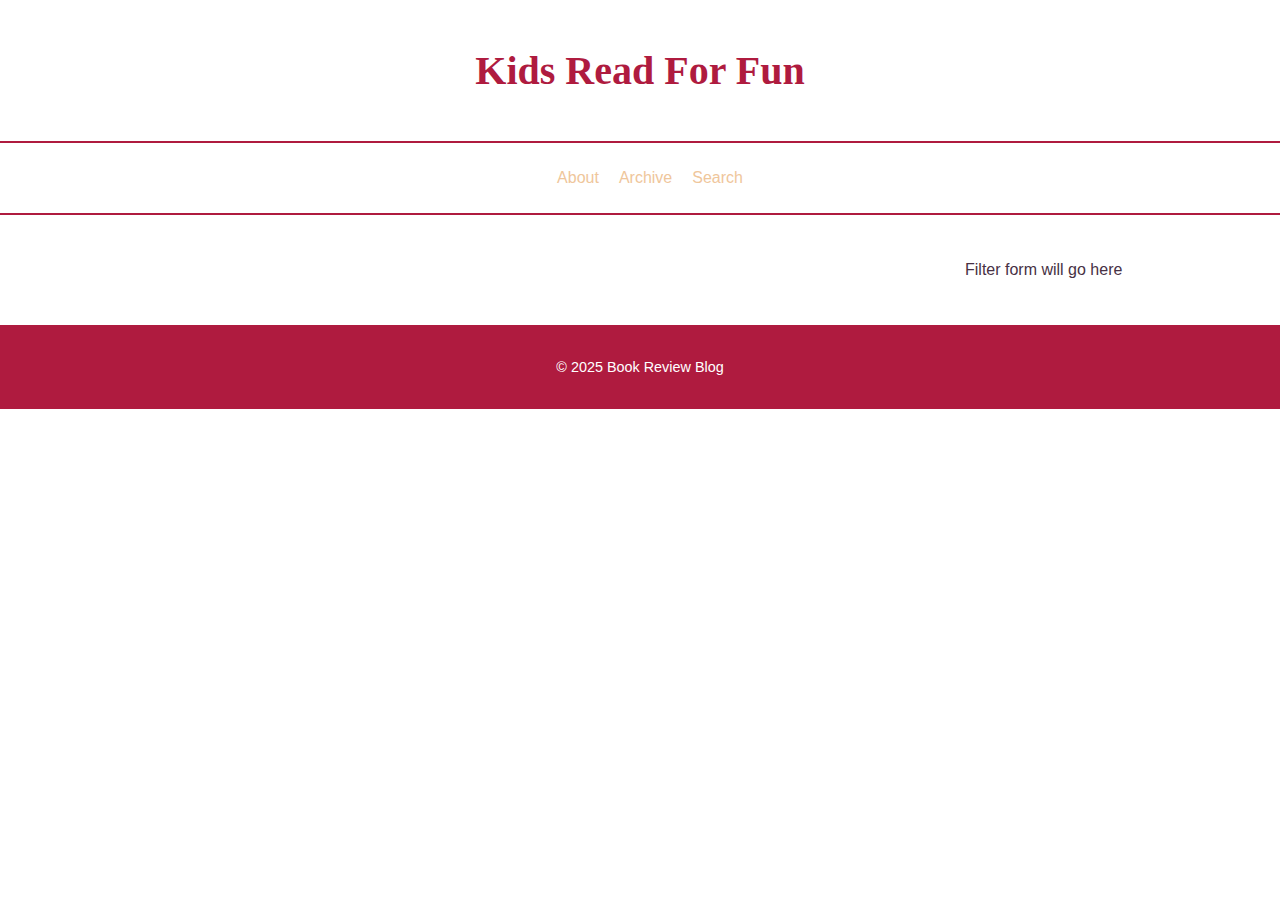
<file: blog/index.html>
<!DOCTYPE html>
<html lang="en">
<head>
  <meta charset="UTF-8">
  <meta name="viewport" content="width=device-width, initial-scale=1.0">
  <meta name="description" content="A simple book review blog.">
  <meta name="author" content="Your Name">
  <title>Book Review Blog</title>
  <link rel="stylesheet" href="blog.css">
  <script src="blog.js" defer></script>
</head>
<body>
  <div class="skiptocontent">
    <a href="#maincontent">Skip to main content</a>
  </div>

  <header>
    <h1>Kids Read For Fun</h1>
    <nav>
      <ul class="main-nav">
        <li><a href="#">About</a></li>
        <li><a href="#">Archive</a></li>
        <li><a href="#">Search</a></li>
      </ul>
    </nav>
  </header>

  <main id="maincontent">
    <section class="articles">
    </section>

    <aside class="filters">
      <p>Filter form will go here</p>
    </aside>
  </main>

  <footer>
    <p>&copy; 2025 Book Review Blog</p>
  </footer>
</body>
</html>
</file>
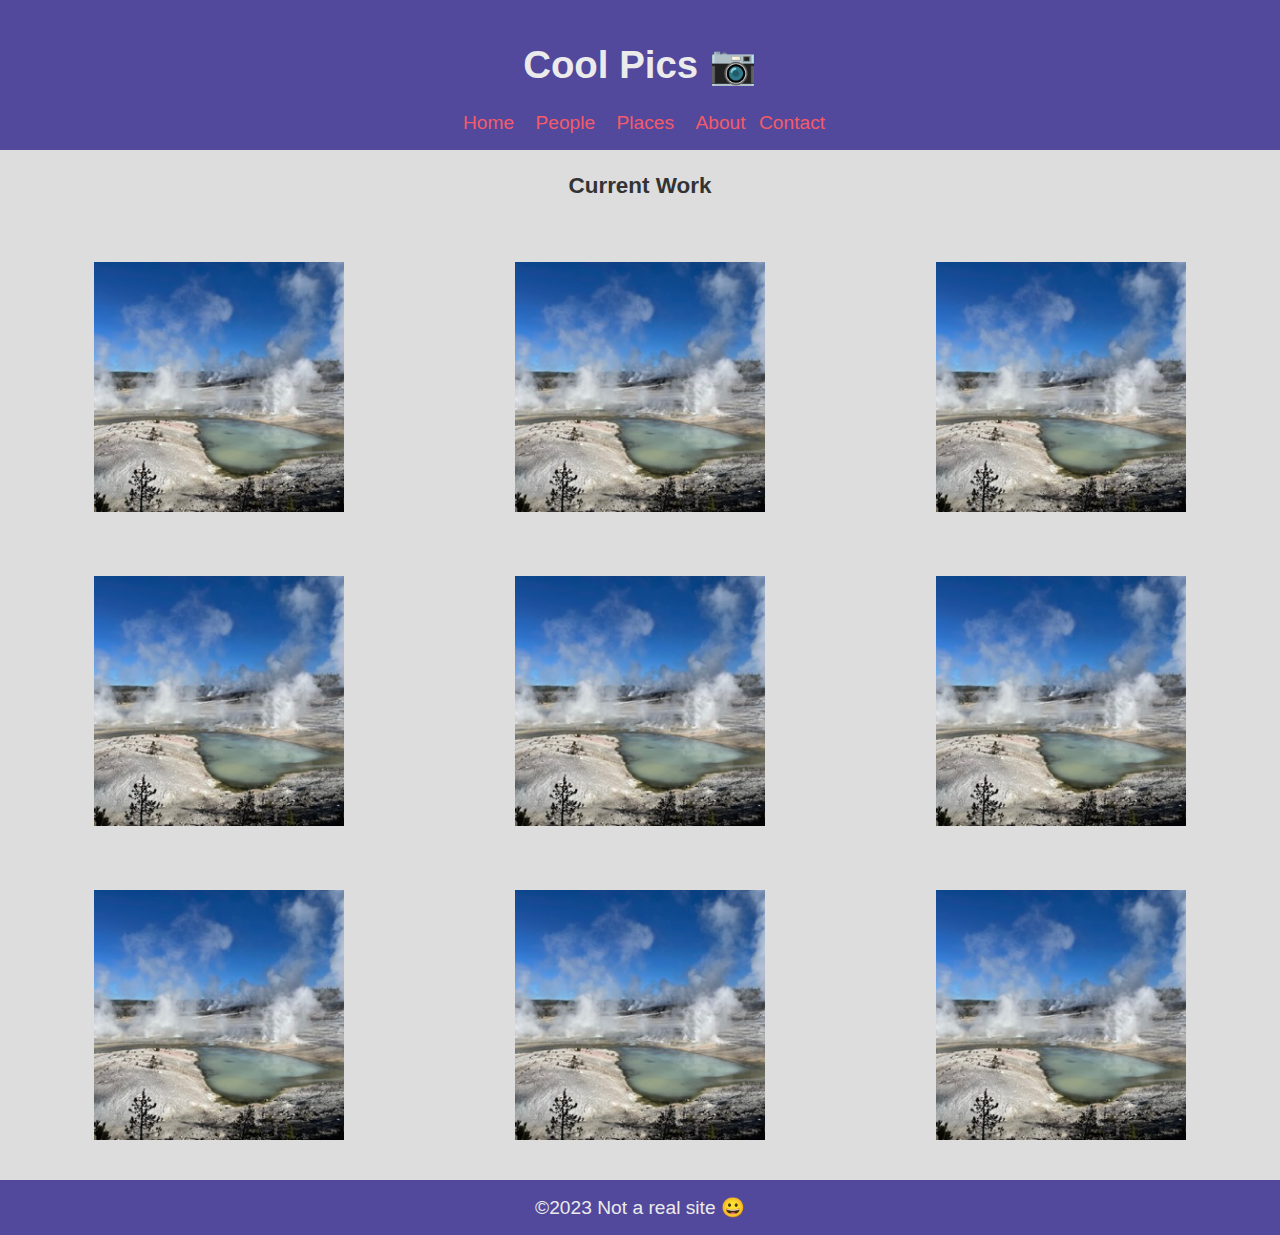
<file: coolpics/index.html>
<!DOCTYPE html>
<html lang="en">
<head>
    <meta charset="UTF-8">
    <meta name="viewport" content="width=device-width, initial-scale=1.0">
    <title>Cool Pics</title>
    <meta name="description" content="width=device-width, initial-scale=1.0">
    <meta name="author" content="Muirin Foushee">
    <link rel="stylesheet" href="coolpics.css">
    <script src="coolpics.js" defer></script>
</head>
<body>
    <header>
        <h1>Cool Pics 📷</h1>
        <h2>Menu</h2>
        <nav>
            <ul>
                <li><a href="#">Home</a></li>
                <li><a href="#">People</a></li>
                <li><a href="#">Places</a></li>
                <li><a href="#">About</a></li>
                <liv><a href="#">Contact</a></liv>
            </ul>
        </nav>
    </header>

    <main>
        <h3>Current Work</h3>
    <section class="gallery">
        <figure>  
	        <img src="norris-sm.jpeg" alt="picture">
        </figure>
        <figure>  
	        <img src="norris-sm.jpeg" alt="picture">
        </figure>
        <figure>  
	        <img src="norris-sm.jpeg" alt="picture">
        </figure>
        <figure>  
	        <img src="norris-sm.jpeg" alt="picture">
        </figure>
        <figure>  
	        <img src="norris-sm.jpeg" alt="picture">
        </figure>
        <figure>  
	        <img src="norris-sm.jpeg" alt="picture">
        </figure>
        <figure>  
	        <img src="norris-sm.jpeg" alt="picture">
        </figure>
        <figure>  
	        <img src="norris-sm.jpeg" alt="picture">
        </figure>
        <figure>  
	        <img src="norris-sm.jpeg" alt="picture">
        </figure>
    </section>
 </main>
</body>
<footer>
     ©2023 Not a real site 😀
</footer>
</html>
</file>
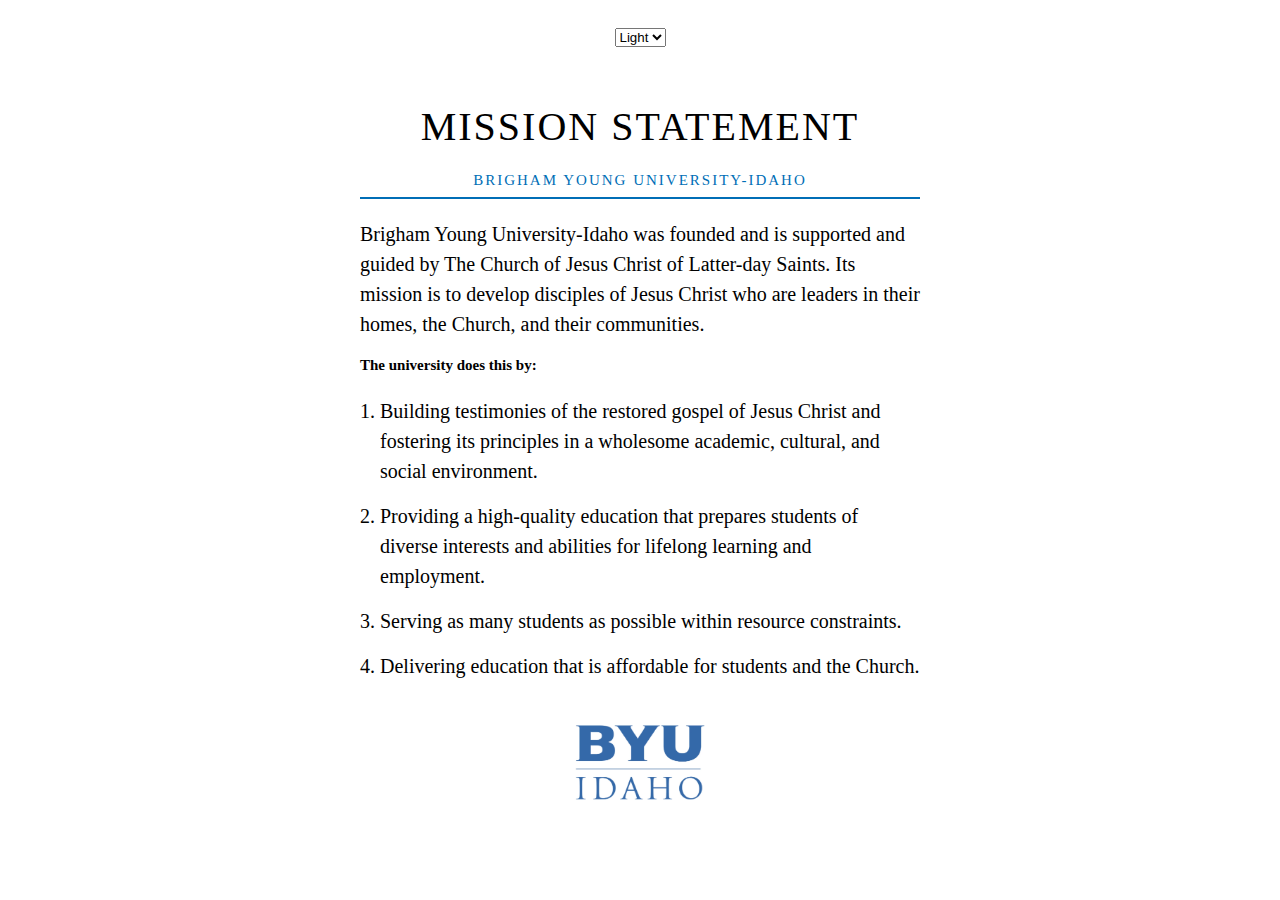
<file: mission/index.html>
<!DOCTYPE html>
<html lang="en">
<head>
    <meta charset="UTF-8">
    <meta name="viewport" content="width=device-width, initial-scale=1.0">
    <title>Mission Page</title>
    <link rel="stylesheet" href="styles.css">
    <script src="mission.js" defer></script>
</head>
<body>
    <select id="theme-select">
        <option value="light">Light</option>
        <option value="dark">Dark</option>
    </select>

    <div class="content">
        <header class="title">
            <h1>Mission Statement</h1>
            <h2>Brigham Young University-Idaho</h2>
        </header>
        <main>
            <p>
                Brigham Young University-Idaho was founded and is supported and guided by The Church of Jesus Christ of Latter-day Saints. 
                Its mission is to develop disciples of Jesus Christ who are leaders in their homes, the Church, and their communities.
            </p>

            <h3>The university does this by:</h3>
            <ol class="list">
                <li>Building testimonies of the restored gospel of Jesus Christ and fostering its principles in a wholesome academic, cultural, and social environment.</li>
                <li>Providing a high-quality education that prepares students of diverse interests and abilities for lifelong learning and employment.</li>
                <li>Serving as many students as possible within resource constraints.</li>
                <li>Delivering education that is affordable for students and the Church.</li>
            </ol>
        </main>
        <footer>
            <img src="byui-logo_blue.webp" alt="BYU-Idaho Logo" id="logo">
        </footer>
    </div>
</body>
</html>
</file>
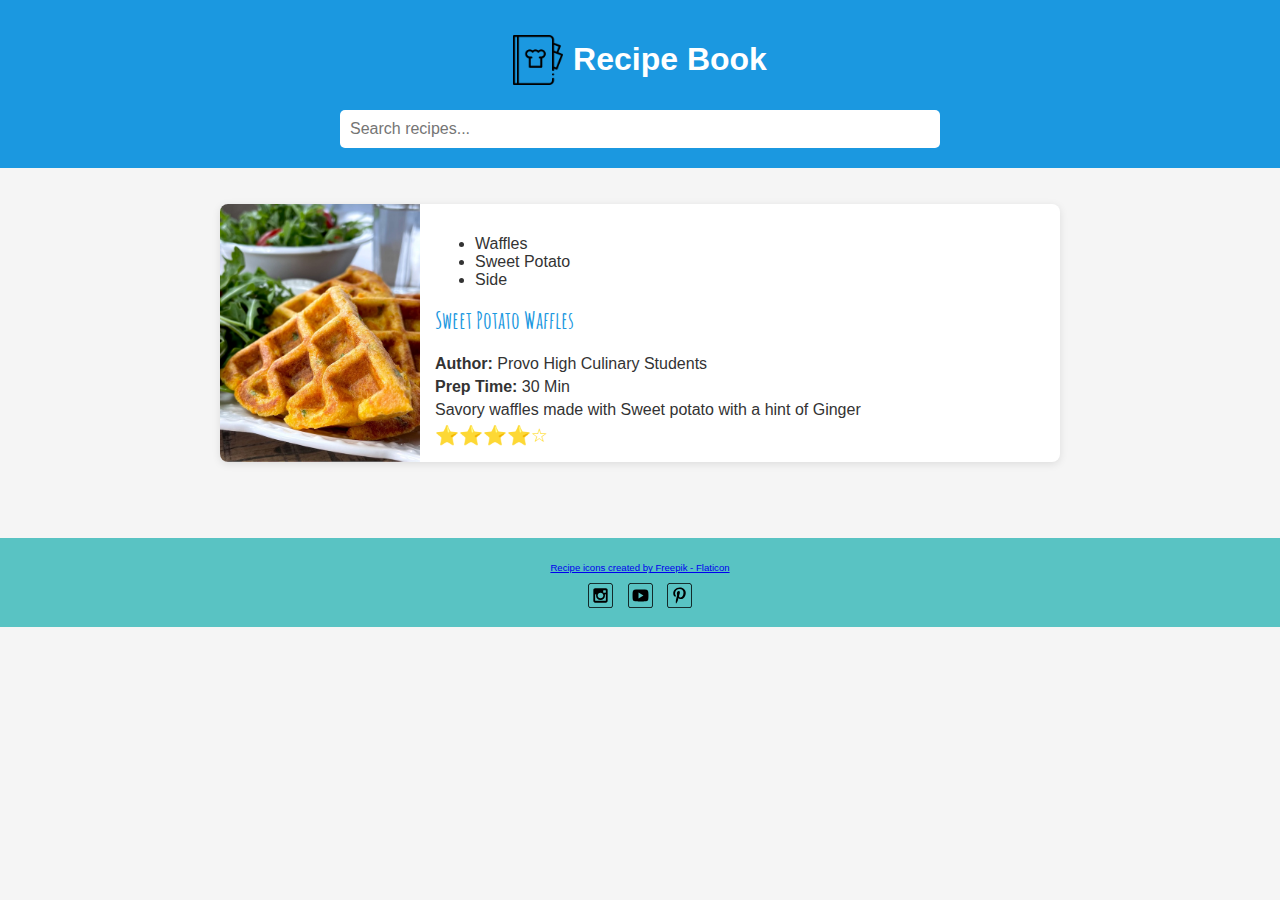
<file: recipes/index.html>
<!DOCTYPE html>
<html lang="en">
<head>
  <meta charset="UTF-8">
  <meta name="viewport" content="width=device-width, initial-scale=1.0">
  <meta name="description" content="Recipe Book: Explore delicious recipes with images, prep times, and ratings.">
  <title>Recipe Book</title>
  <link href="https://fonts.googleapis.com/css2?family=Amatic+SC&display=swap" rel="stylesheet">
  <link rel="stylesheet" href="recipes.css">
  <meta property="og:title" content="Recipe Book">
  <meta property="og:type" content="website">
  <meta property="og:description" content="Discover delicious recipes with photos, ingredients, and instructions.">
  <meta property="og:image" content="./images/apple-crisp.jpg">
  <meta property="og:url" content="https://yourusername.github.io/recipes/">
  <meta name="twitter:card" content="summary_large_image">
</head>
<body>
  <header>
    <div class="logo">
      <img src="./images/recipe-book.png" alt="Recipe Book Logo">
      <h1>Recipe Book</h1>
    </div>
    <div class="search">
      <input type="text" id="searchBar" placeholder="Search recipes...">
    </div>
  </header>
  <main id="recipesContainer">
  </main>
  <footer>
    <p style="font-size: 0.6em;">
      <a href="https://www.flaticon.com/free-icons/recipe" title="recipe icons">Recipe icons created by Freepik - Flaticon</a>
    </p>
    <div class="social">
      <a href="#"><img src="images/instagram_icon.svg" alt="instagram icon"></a>
      <a href="#"><img src="images/youtube_icon.svg" alt="youtube icon"></a>
      <a href="#"><img src="images/pinterest_icon.svg" alt="pinterest icon"></a>
    </div>
  </footer>
  <script type="module" src="main.js"></script>
</body>
</html>
</file>
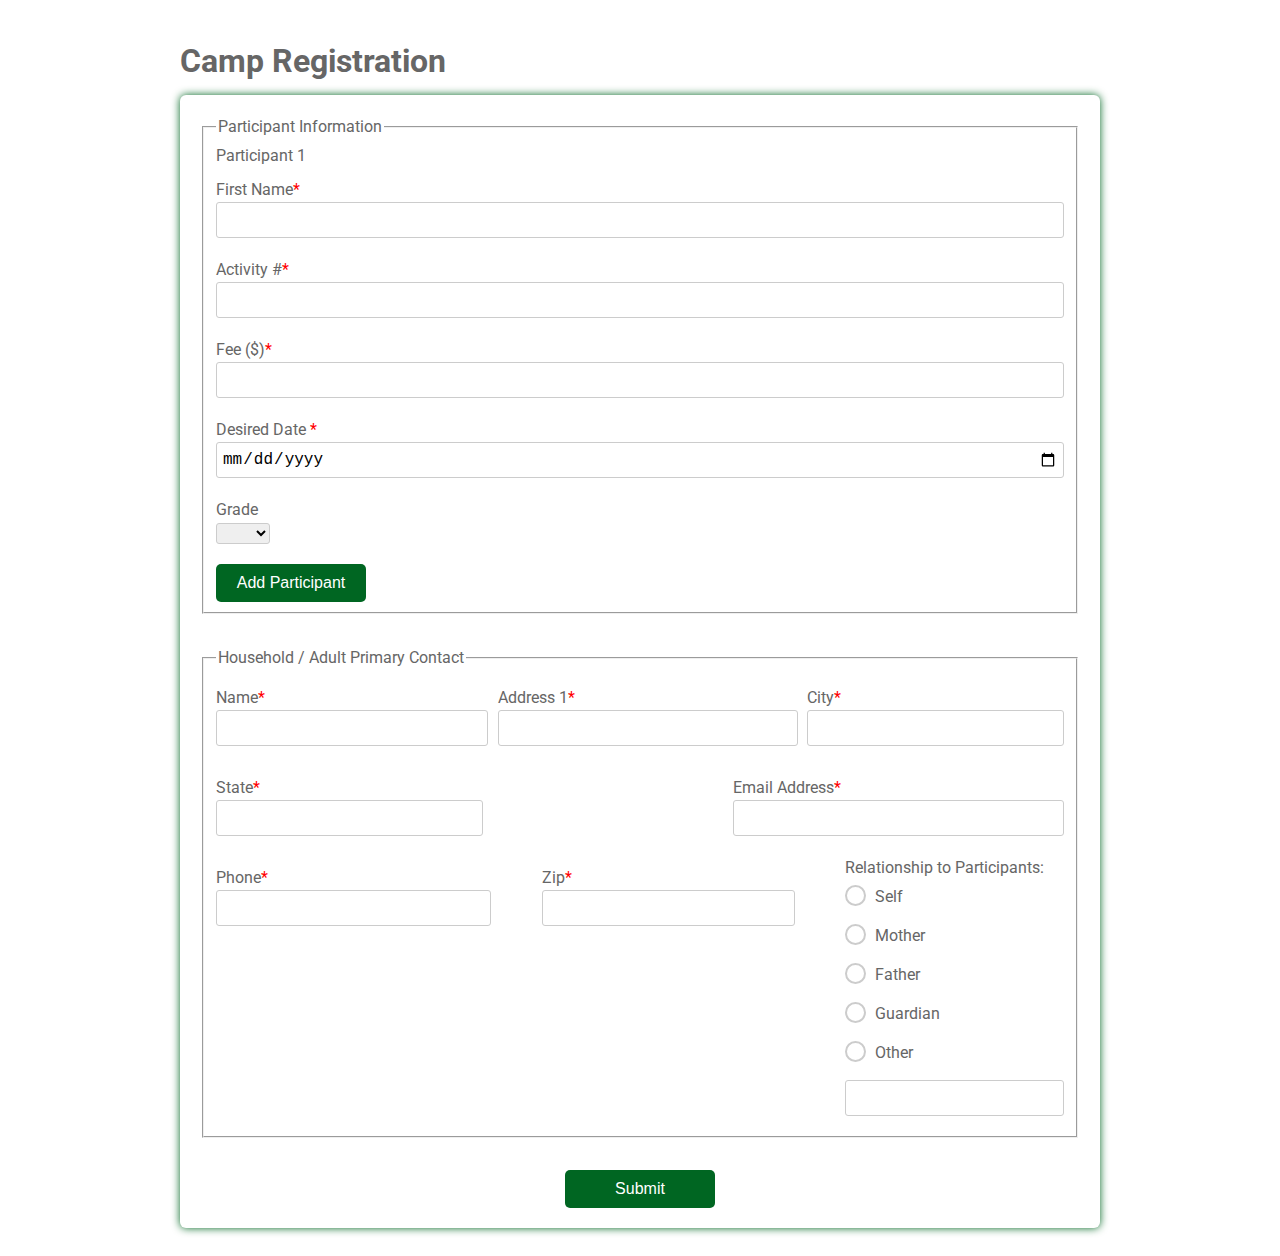
<file: register/index.html>
<!DOCTYPE html>
<html>
  <!-- Example based off of https://www.w3docs.com/learn-html/html-form-templates.html -->
  <head>
    <title>Camp Registration</title>
    <link
      href="https://fonts.googleapis.com/css?family=Roboto:300,400,500,700"
      rel="stylesheet"
    />
    <link rel="stylesheet" href="register.css" />
  </head>
  <body>
    <div class="testbox">
      <h1>Camp Registration</h1>
      <form>
        <fieldset class="participants">
          <legend>Participant Information</legend>
          <section class="participant1">
            <p>Participant 1</p>
            <div class="item">
              <label for="fname"> First Name<span>*</span></label>
              <input id="fname" type="text" name="fname" value="" required />
            </div>
            <div class="item activities">
              <label for="activity">Activity #<span>*</span></label>
              <input id="activity" type="text" name="activity" />
            </div>
            <div class="item">
              <label for="fee">Fee ($)<span>*</span></label>
              <input id="fee" type="number" name="fee" />
            </div>
            <div class="item">
              <label for="date">Desired Date <span>*</span></label>
              <input id="date" type="date" name="date" />
            </div>
            <div class="item">
              <p>Grade</p>
              <select>
                <option selected value="" disabled selected></option>
                <option value="1">1st</option>
                <option value="2">2nd</option>
                <option value="3">3rd</option>
                <option value="4">4th</option>
                <option value="5">5th</option>
                <option value="6">6th</option>
                <option value="7">7th</option>
                <option value="8">8th</option>
                <option value="9">9th</option>
                <option value="10">10th</option>
                <option value="11">11th</option>
                <option value="12">12th</option>
              </select>
            </div>
          </section>
          <button type="button" id="add">Add Participant</button>
        </fieldset>

        <fieldset>
          <legend>Household / Adult Primary Contact</legend>
          <div class="columns">
            <div class="item">
              <label for="adult_name">Name<span>*</span></label>
              <input id="adult_name" type="text" name="adult_name" />
            </div>

            <div class="item">
              <label for="address1">Address 1<span>*</span></label>
              <input id="address1" type="text" name="address1" />
            </div>

            <div class="item">
              <label for="city">City<span>*</span></label>
              <input id="city" type="text" name="city" />
            </div>
            <div class="item">
              <label for="state">State<span>*</span></label>
              <input id="state" type="text" name="state" />
            </div>
            <div class="item">
              <label for="eaddress">Email Address<span>*</span></label>
              <input id="eaddress" type="text" name="eaddress" />
            </div>
            <div class="item">
              <label for="phone">Phone<span>*</span></label>
              <input id="phone" type="tel" name="phone" />
            </div>
            <div class="item">
              <label for="zip">Zip<span>*</span></label>
              <input id="zip" type="text" name="zip" />
            </div>

            <div class="question">
              <label>Relationship to Participants:</label>
              <div class="question-answer">
                <div>
                  <input
                    type="radio"
                    value="self"
                    id="radio_3"
                    name="relationship"
                  />
                  <label for="radio_3" class="radio"><span>Self</span></label>
                </div>
                <div>
                  <input
                    type="radio"
                    value="mother"
                    id="radio_4"
                    name="relationship"
                  />
                  <label for="radio_4" class="radio"><span>Mother</span></label>
                </div>
                <div>
                  <input
                    type="radio"
                    value="father"
                    id="radio_5"
                    name="relationship"
                  />
                  <label for="radio_5" class="radio"><span>Father</span></label>
                </div>
                <div>
                  <input
                    type="radio"
                    value="guardian"
                    id="radio_6"
                    name="relationship"
                  />
                  <label for="radio_6" class="radio"
                    ><span>Guardian</span></label
                  >
                </div>
                <div>
                  <input
                    type="radio"
                    value="other"
                    id="radio_7"
                    name="relationship"
                  />
                  <label for="radio_7" class="radio"><span>Other</span></label>
                  <input type="text" />
                </div>
              </div>
            </div>
          </div>
        </fieldset>
        <div class="btn-block">
          <button type="submit" id="submitButton">Submit</button>
        </div>
      </form>
      <section id="summary"></section>
    </div>
    <script src="register.js"></script>
  </body>
</html>
</file>
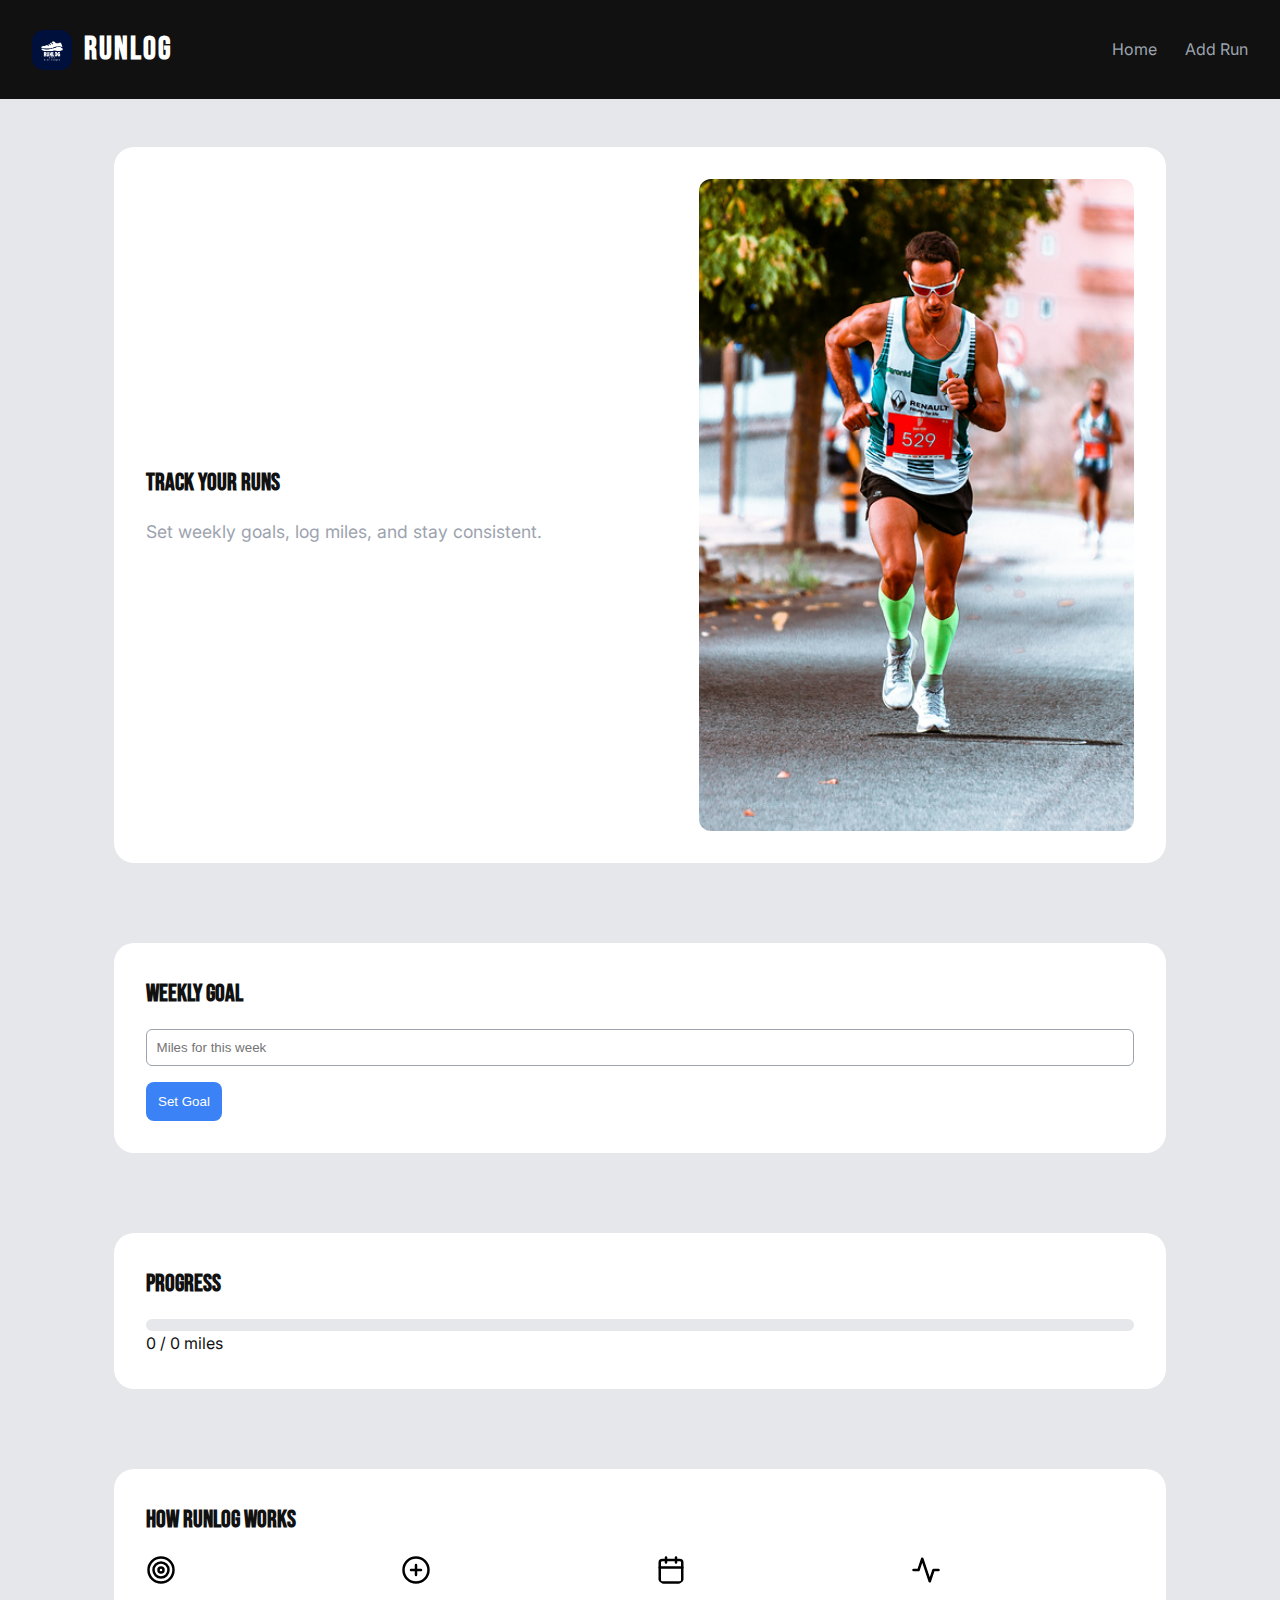
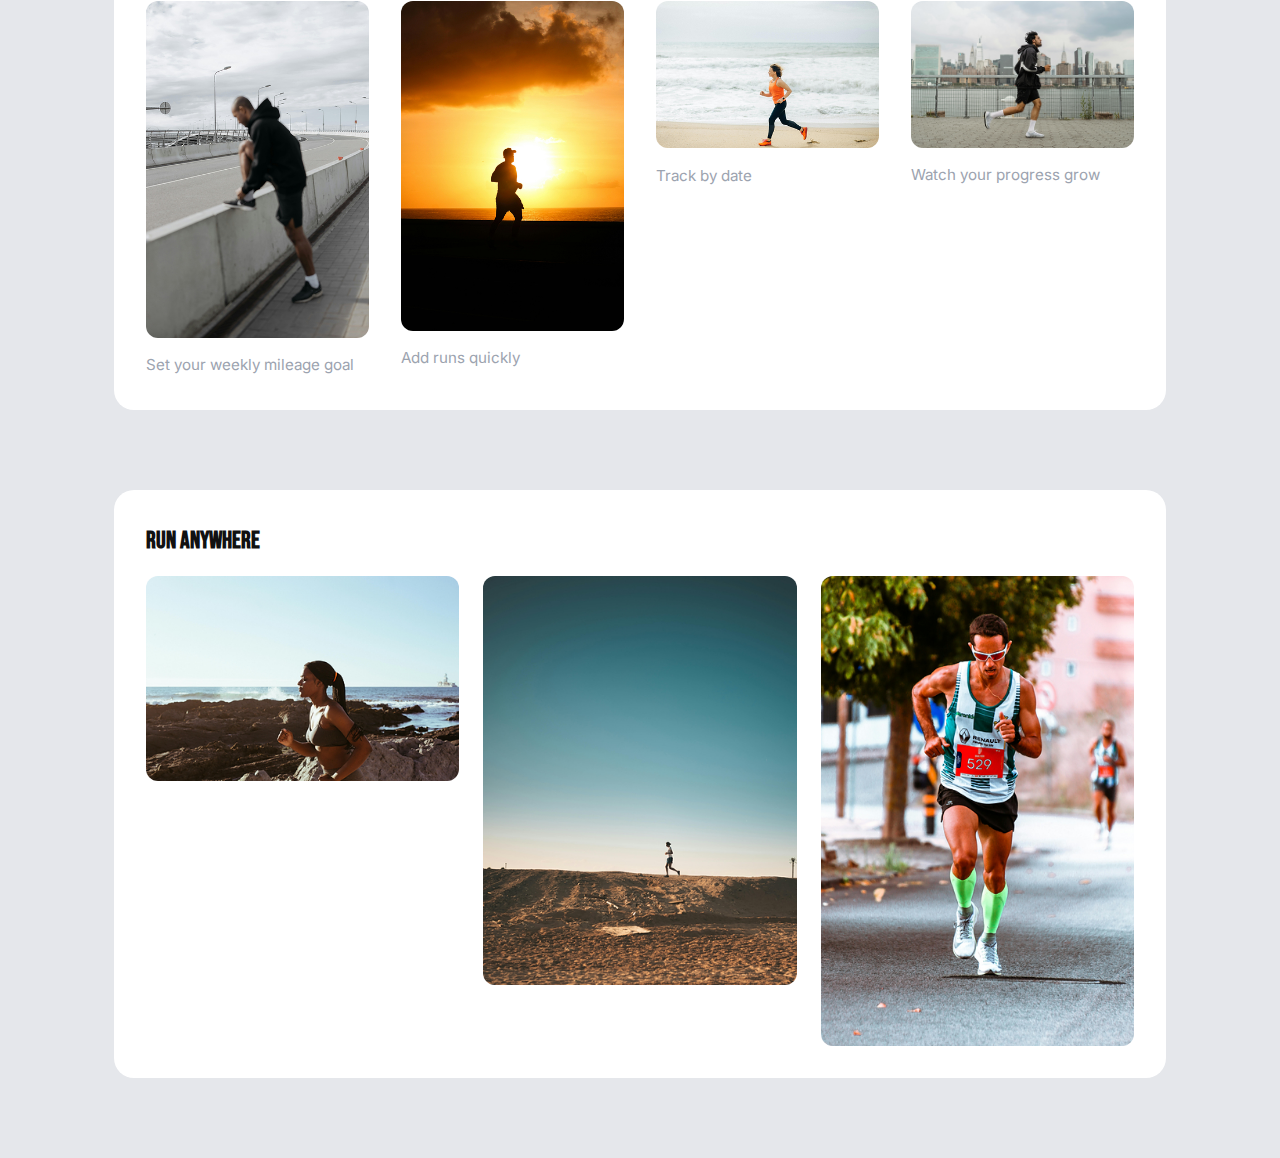
<file: runLog/index.html>
<!DOCTYPE html>
<html lang="en-us">
<head>
  <meta charset="UTF-8">
  <title>RunLog</title>

  
  <link href="https://fonts.googleapis.com/css2?family=Bebas+Neue&family=Inter&display=swap" rel="stylesheet">
  <link rel="stylesheet" href="style.css">
</head>

<body>
<header>
  <div class="header-left">
    <img src="RunLog.png" alt="RunLog logo" class="logo">
    <h1>RunLog</h1>
  </div>

  <nav>
    <a href="index.html">Home</a>
    <a href="addRun.html">Add Run</a>
  </nav>
</header>

<main>
  <section class="hero">
    <div class="hero-text">
      <h2>Track Your Runs</h2>
      <p>Set weekly goals, log miles, and stay consistent.</p>
    </div>
    <img src="pexels-runffwpu-3039888_resized.jpg" alt="Runner in race">
  </section>

  <section>
    <h2>Weekly Goal</h2>
    <input type="number" id="goalInput" placeholder="Miles for this week">
    <button onclick="setGoal()">Set Goal</button>
  </section>

  <section>
    <h2>Progress</h2>
    <div class="progress-container">
      <div class="progress-bar" id="progressBar"></div>
    </div>
    <p id="progressText">0 / 0 miles</p>
  </section>


  <section>
    <h2>How RunLog Works</h2>
    <div class="feature-grid">

      <div class="feature">
        <img src="target.svg" class="icon">
        <img src="pexels-cottonbro-5319382_resized.jpg" alt="Stretching runner">
        <p>Set your weekly mileage goal</p>
      </div>

        <a href="addRun.html" class="feature feature-link">
        <img src="plus-circle.svg" class="icon">
        <img src="pexels-helder-pereira-326724210-33378438_resized.jpg" alt="Sunset run">
        <p>Add runs quickly</p>
        </a>


      <div class="feature">
        <img src="calendar.svg" class="icon">
        <img src="pexels-n-voitkevich-4939455_resized.jpg" alt="Beach run">
        <p>Track by date</p>
      </div>

      <div class="feature">
        <img src="activity.svg" class="icon">
        <img src="pexels-ketut-subiyanto-5039659_resized.jpg" alt="City run">
        <p>Watch your progress grow</p>
      </div>

    </div>
  </section>
  <section>
    <h2>Run Anywhere</h2>
    <div class="image-row">
      <img src="pexels-rethaferguson-3623180_resized.jpg" alt="Coastal run">
      <img src="pexels-orestsv-1821694_resized.jpg" alt="Mountain run">
      <img src="pexels-runffwpu-3039888_resized.jpg" alt="Race run">
    </div>
  </section>

</main>

<script src="script.js"></script>
</body>
</html>
</file>
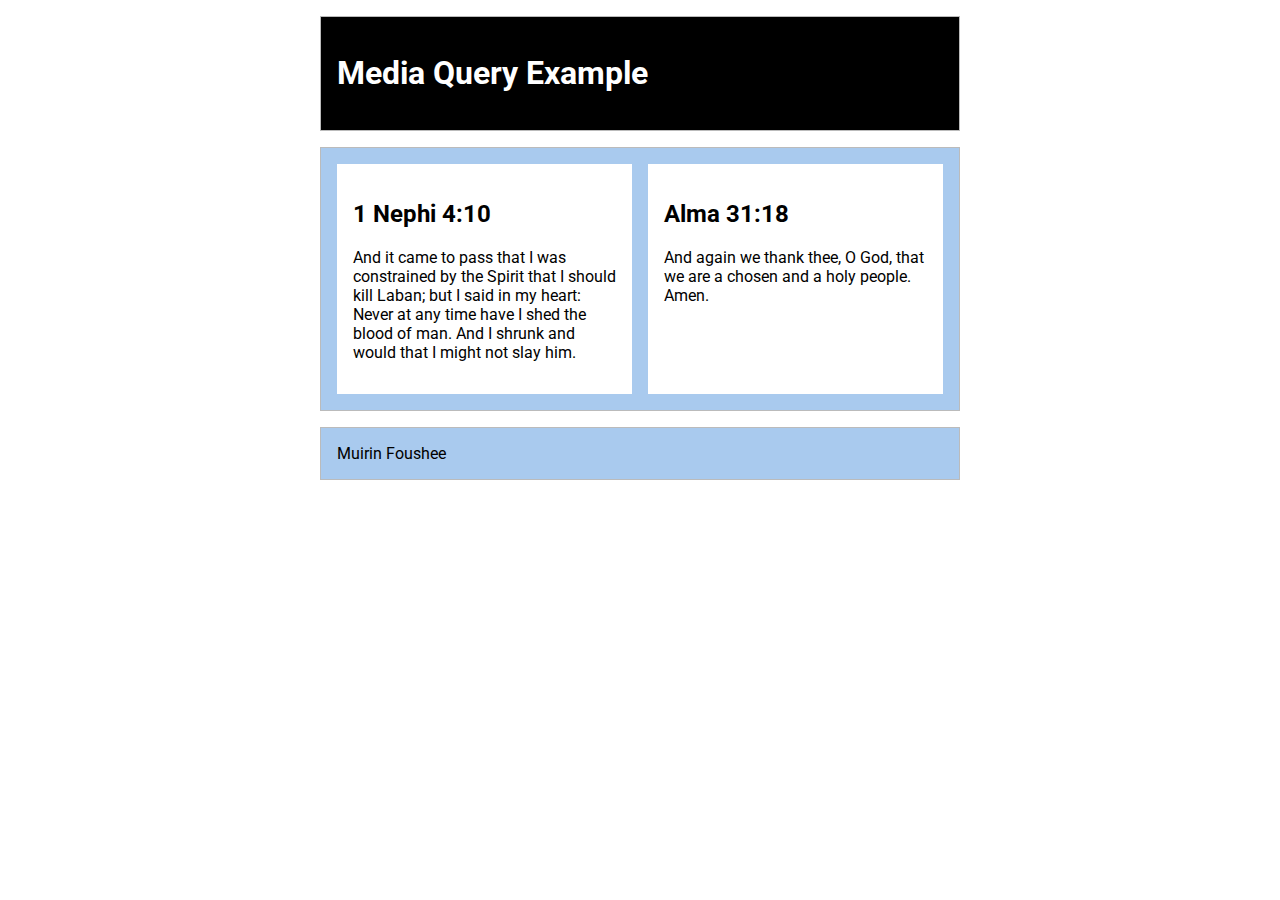
<file: prep/media-query.html>
<!DOCTYPE html>
<html lang="en">
<head>
    <meta charset="UTF-8">
    <meta name="viewport" content="width=device-width, initial-scale=1.0">
    <title>Media Query Example</title>
    <link href= "https://fonts.googleapis.com/css2?family=Roboto&display=swap" rel="stylesheet">
    <link rel="stylesheet" href="media-query.css">
<body>
<header>
    <h1>Media Query Example</h1>
</header>
<main>
    <section>
        <h2>1 Nephi 4:10</h2>
        <p>And it came to pass that I was constrained by the Spirit that I should kill Laban; but I said in my heart: 
             Never at any time have I shed the blood of man. And I shrunk and would that I might not slay him.</p>
    </section>
    <section>
        <h2>Alma 31:18</h2>
        <p>And again we thank thee, O God, that we are a chosen and a holy people. Amen.</p>
    </section>
</main>
<footer>
    Muirin Foushee
</footer>
</body>
</html>
</file>
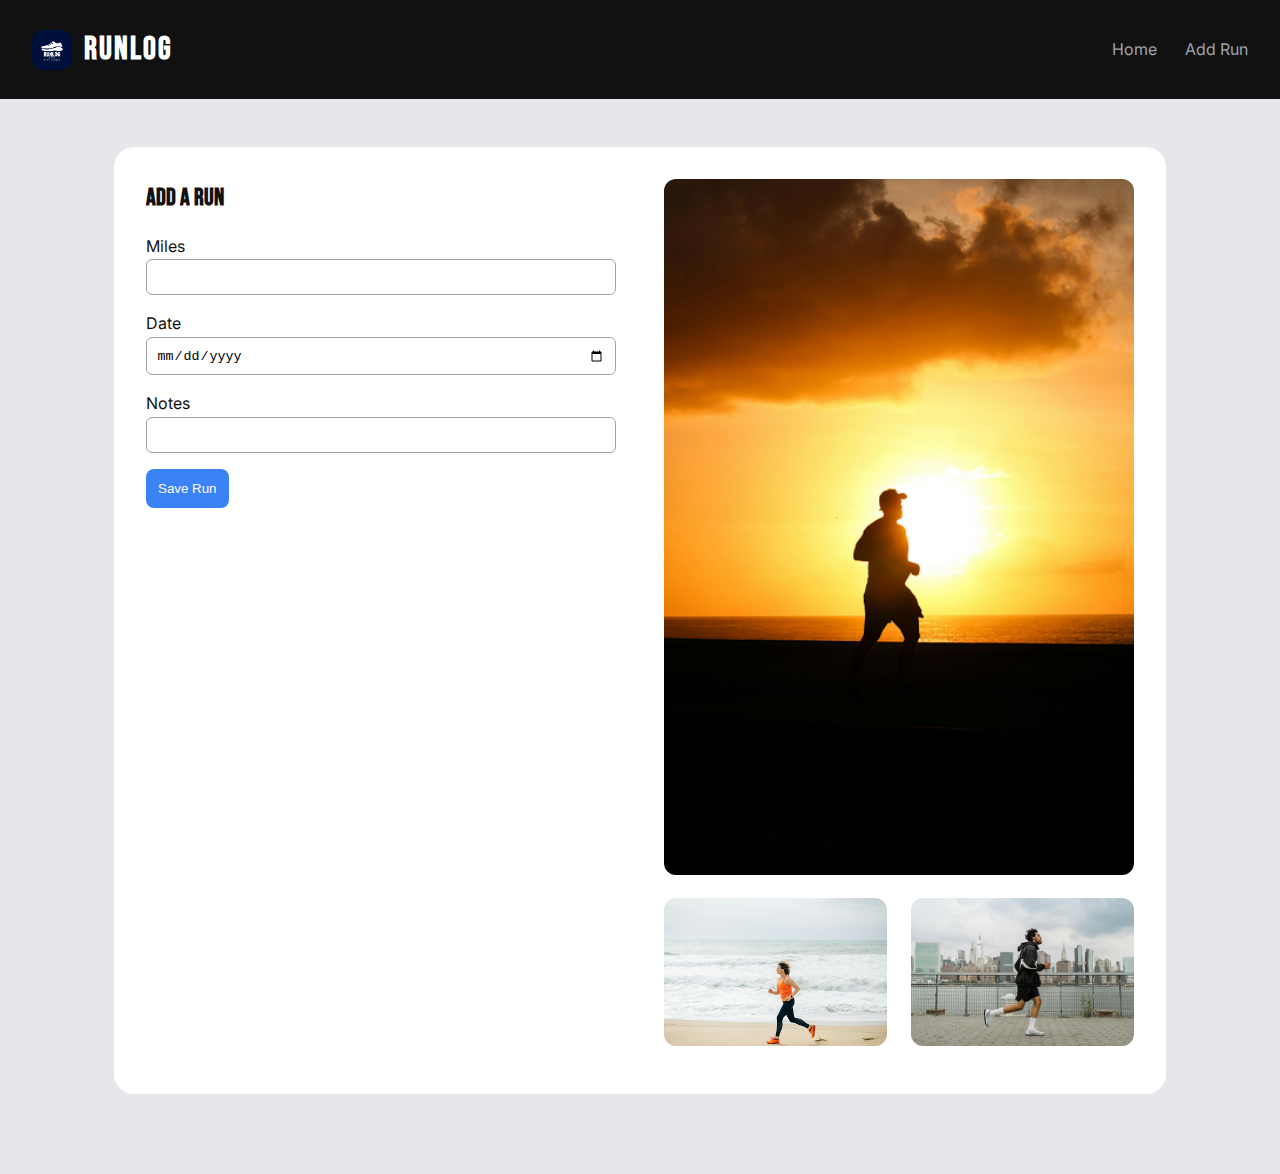
<file: runLog/addRun.html>
<!DOCTYPE html>
<html lang="en-us">
<head>
  <meta charset="UTF-8">
  <title>Add a Run</title>

  <link href="https://fonts.googleapis.com/css2?family=Bebas+Neue&family=Inter&display=swap" rel="stylesheet">
  <link rel="stylesheet" href="style.css">
</head>

<body>
<header>
  <div class="header-left">
    <img src="RunLog.png" alt="RunLog logo" class="logo">
    <h1>RunLog</h1>
  </div>

  <nav>
    <a href="index.html">Home</a>
    <a href="add-run.html">Add Run</a>
  </nav>
</header>


<main>
  <section class="form-layout">

    <div>
      <h2>Add a Run</h2>
      <form id="runForm">
        <label>Miles</label>
        <input type="number" step="0.01" id="miles" required>

        <label>Date</label>
        <input type="date" id="date" required>

        <label>Notes</label>
        <input type="text" id="notes">

        <button type="submit">Save Run</button>
        <p id="message"></p>
      </form>
    </div>

    <div class="image-stack">
      <img src="pexels-helder-pereira-326724210-33378438_resized.jpg" alt="Sunset run">
      <div class="image-row">
        <img src="pexels-n-voitkevich-4939455_resized.jpg" alt="Beach run">
        <img src="pexels-ketut-subiyanto-5039659_resized.jpg" alt="City run">
      </div>
    </div>

  </section>
</main>

<script src="script.js"></script>
</body>
</html>
</file>
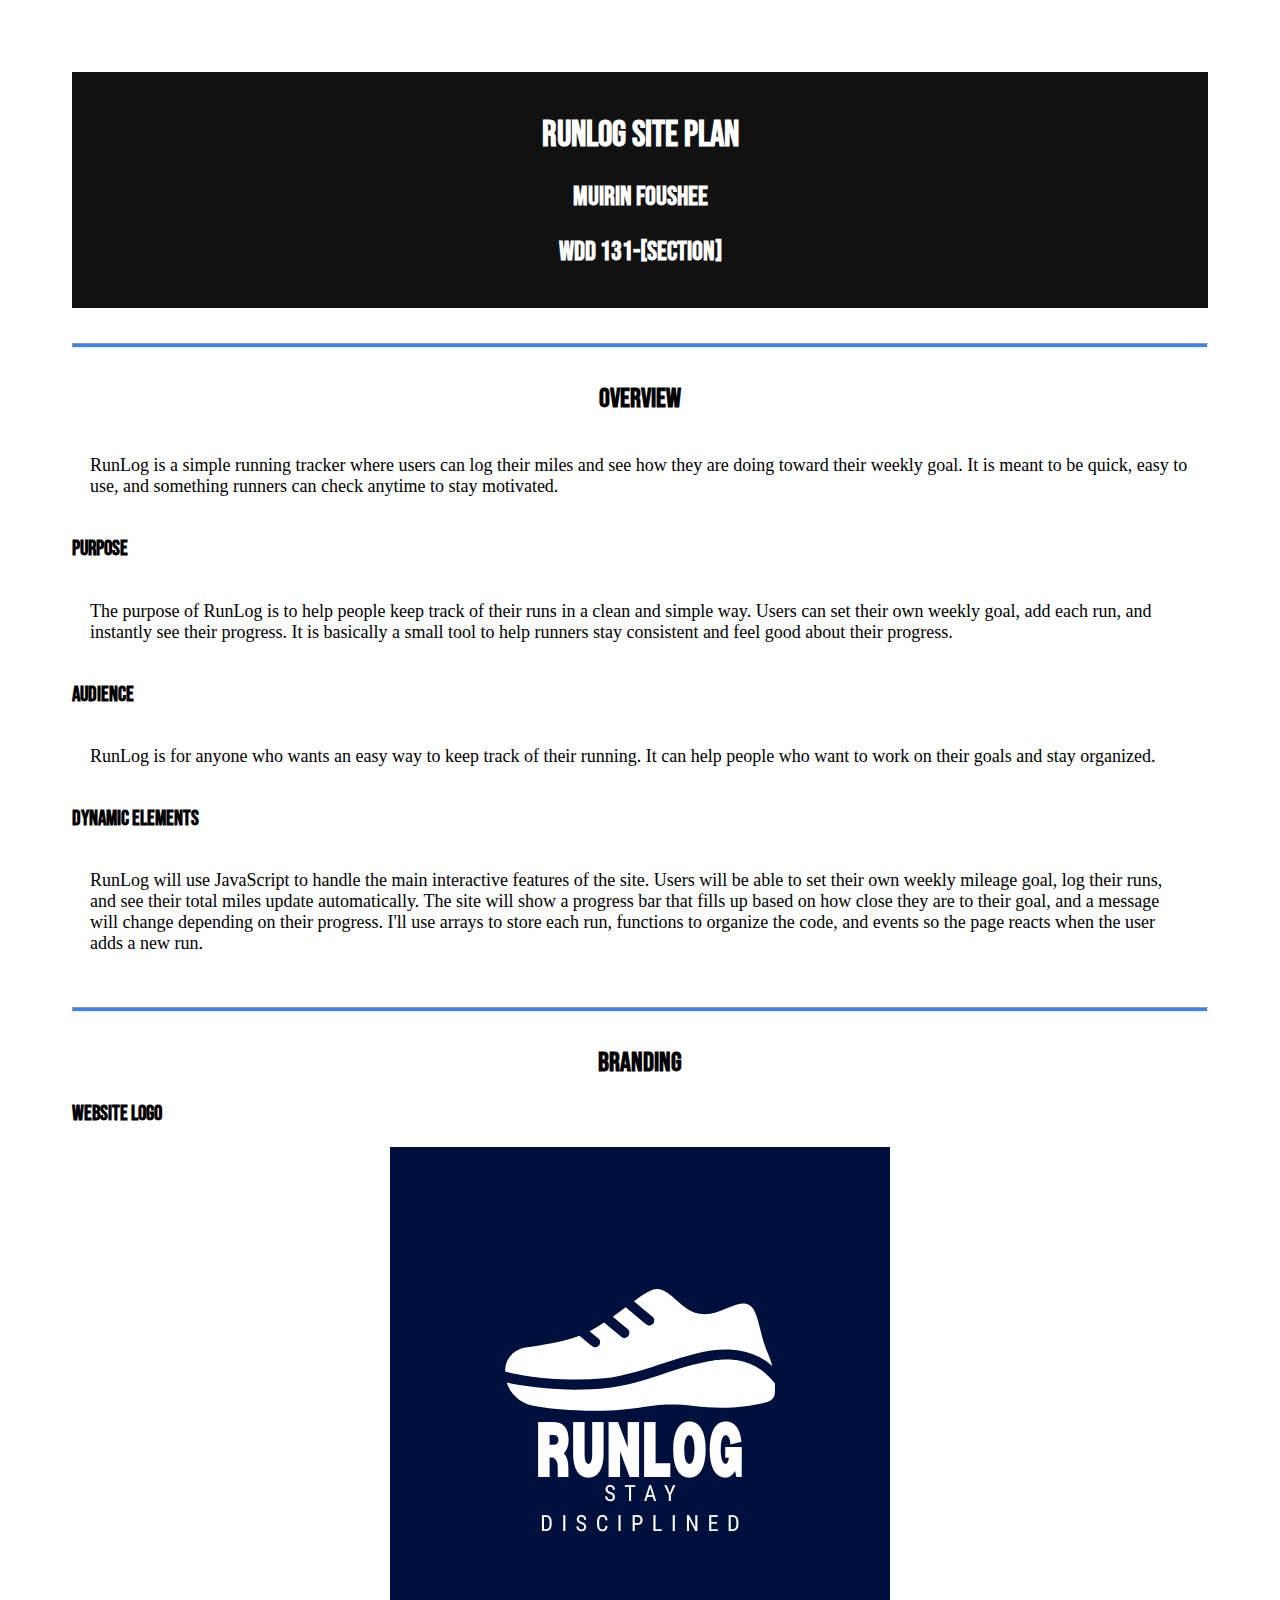
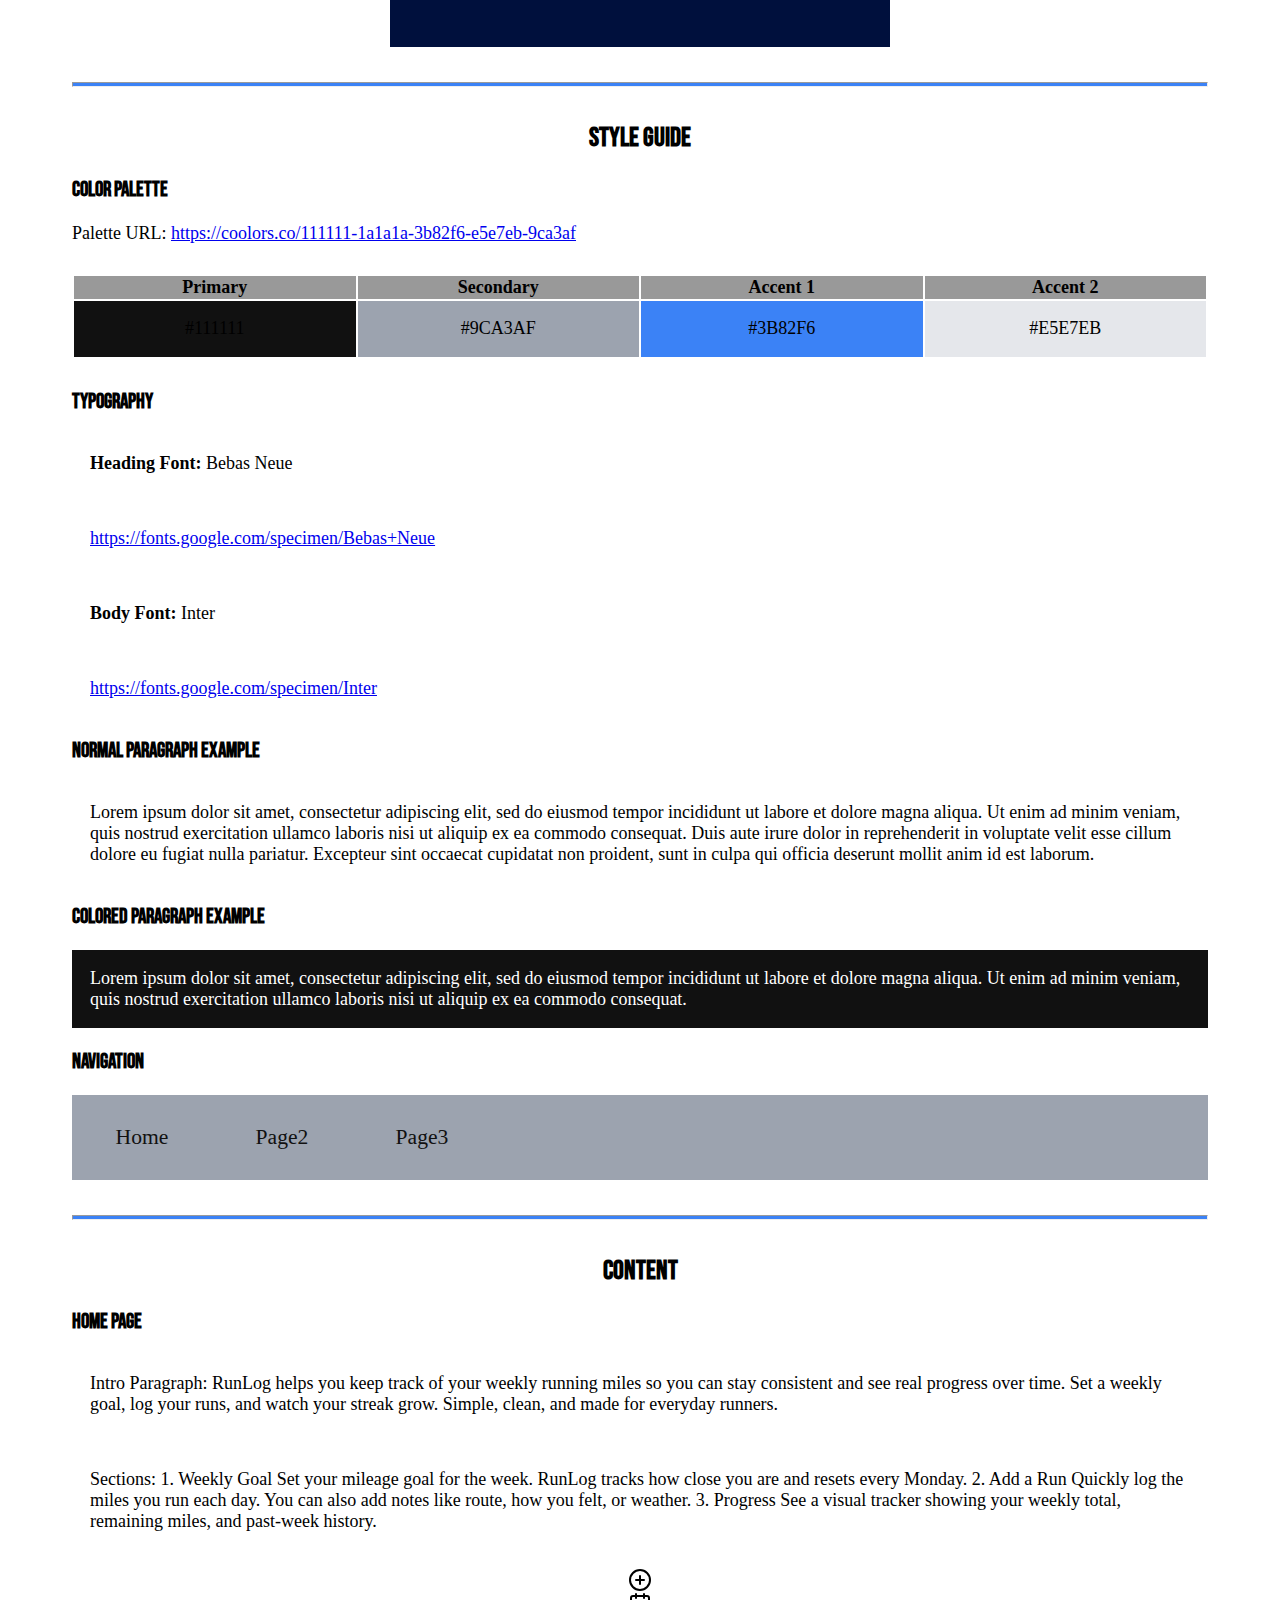
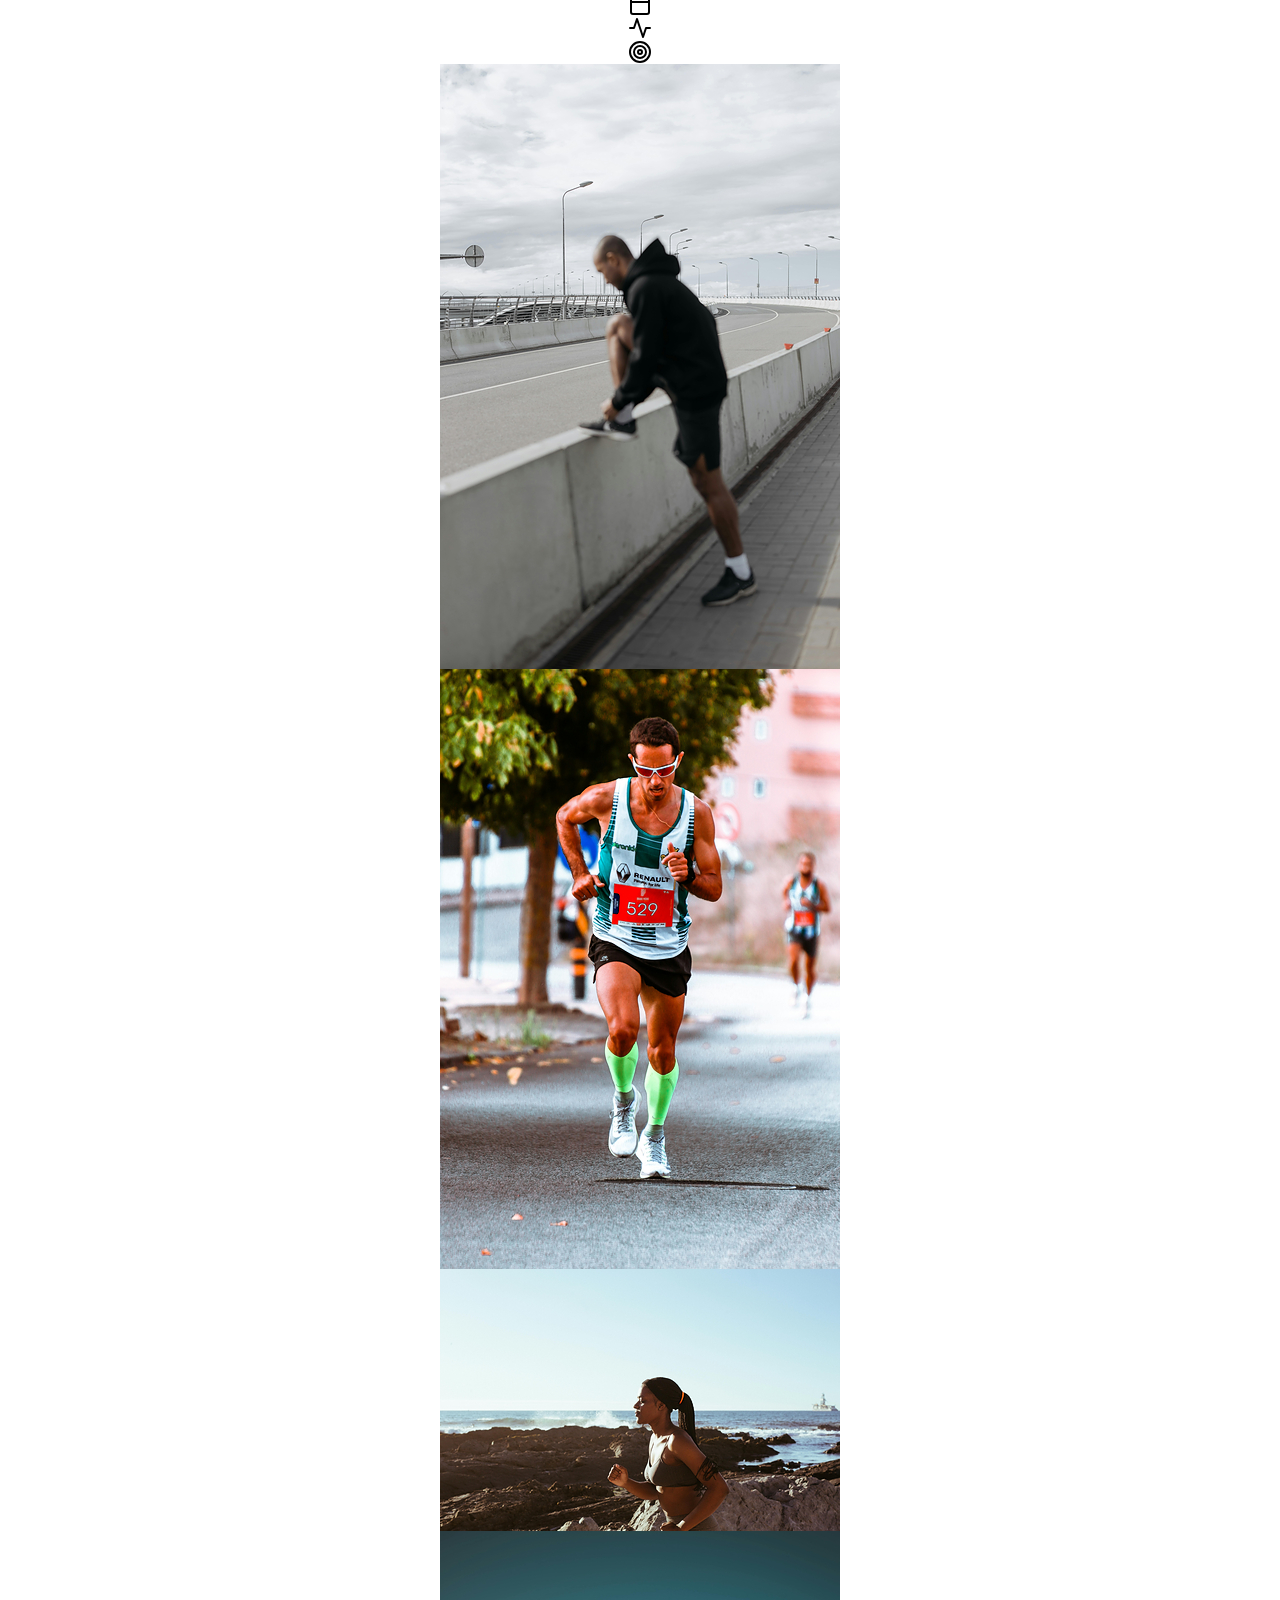
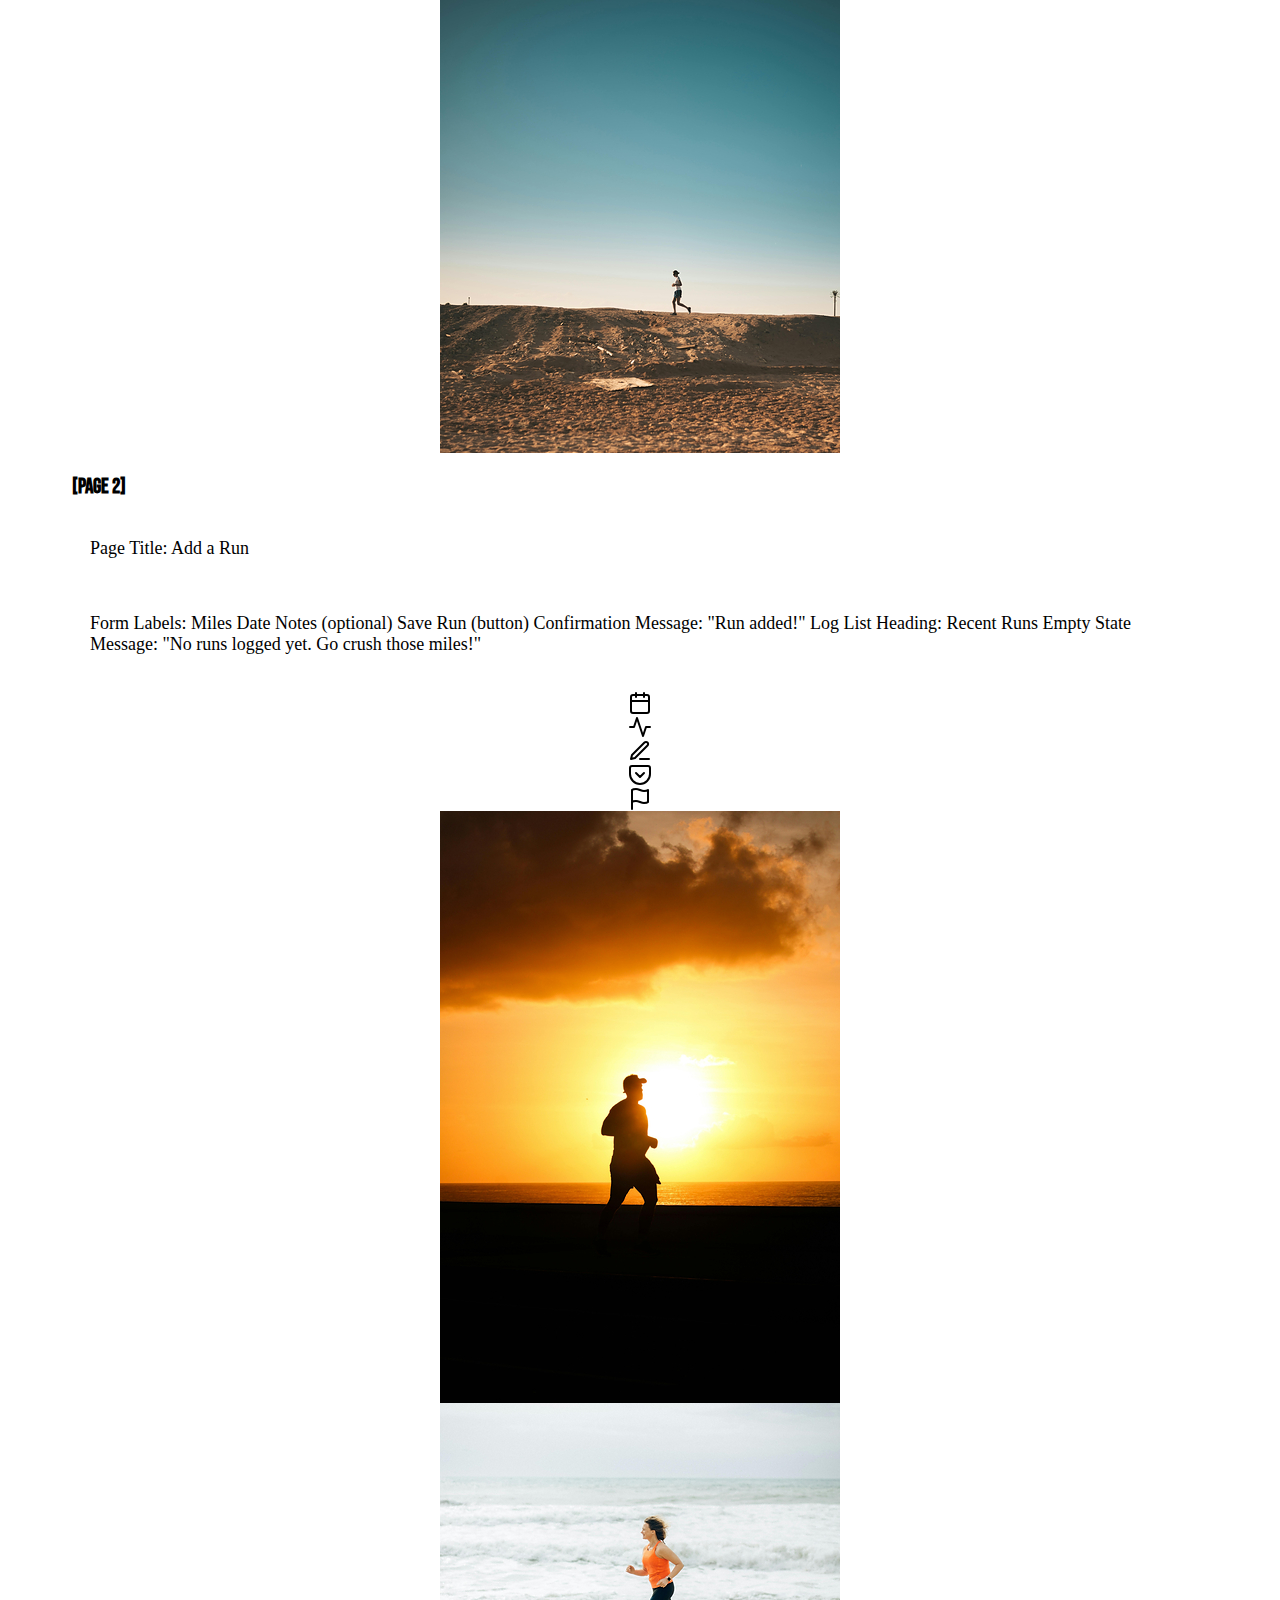
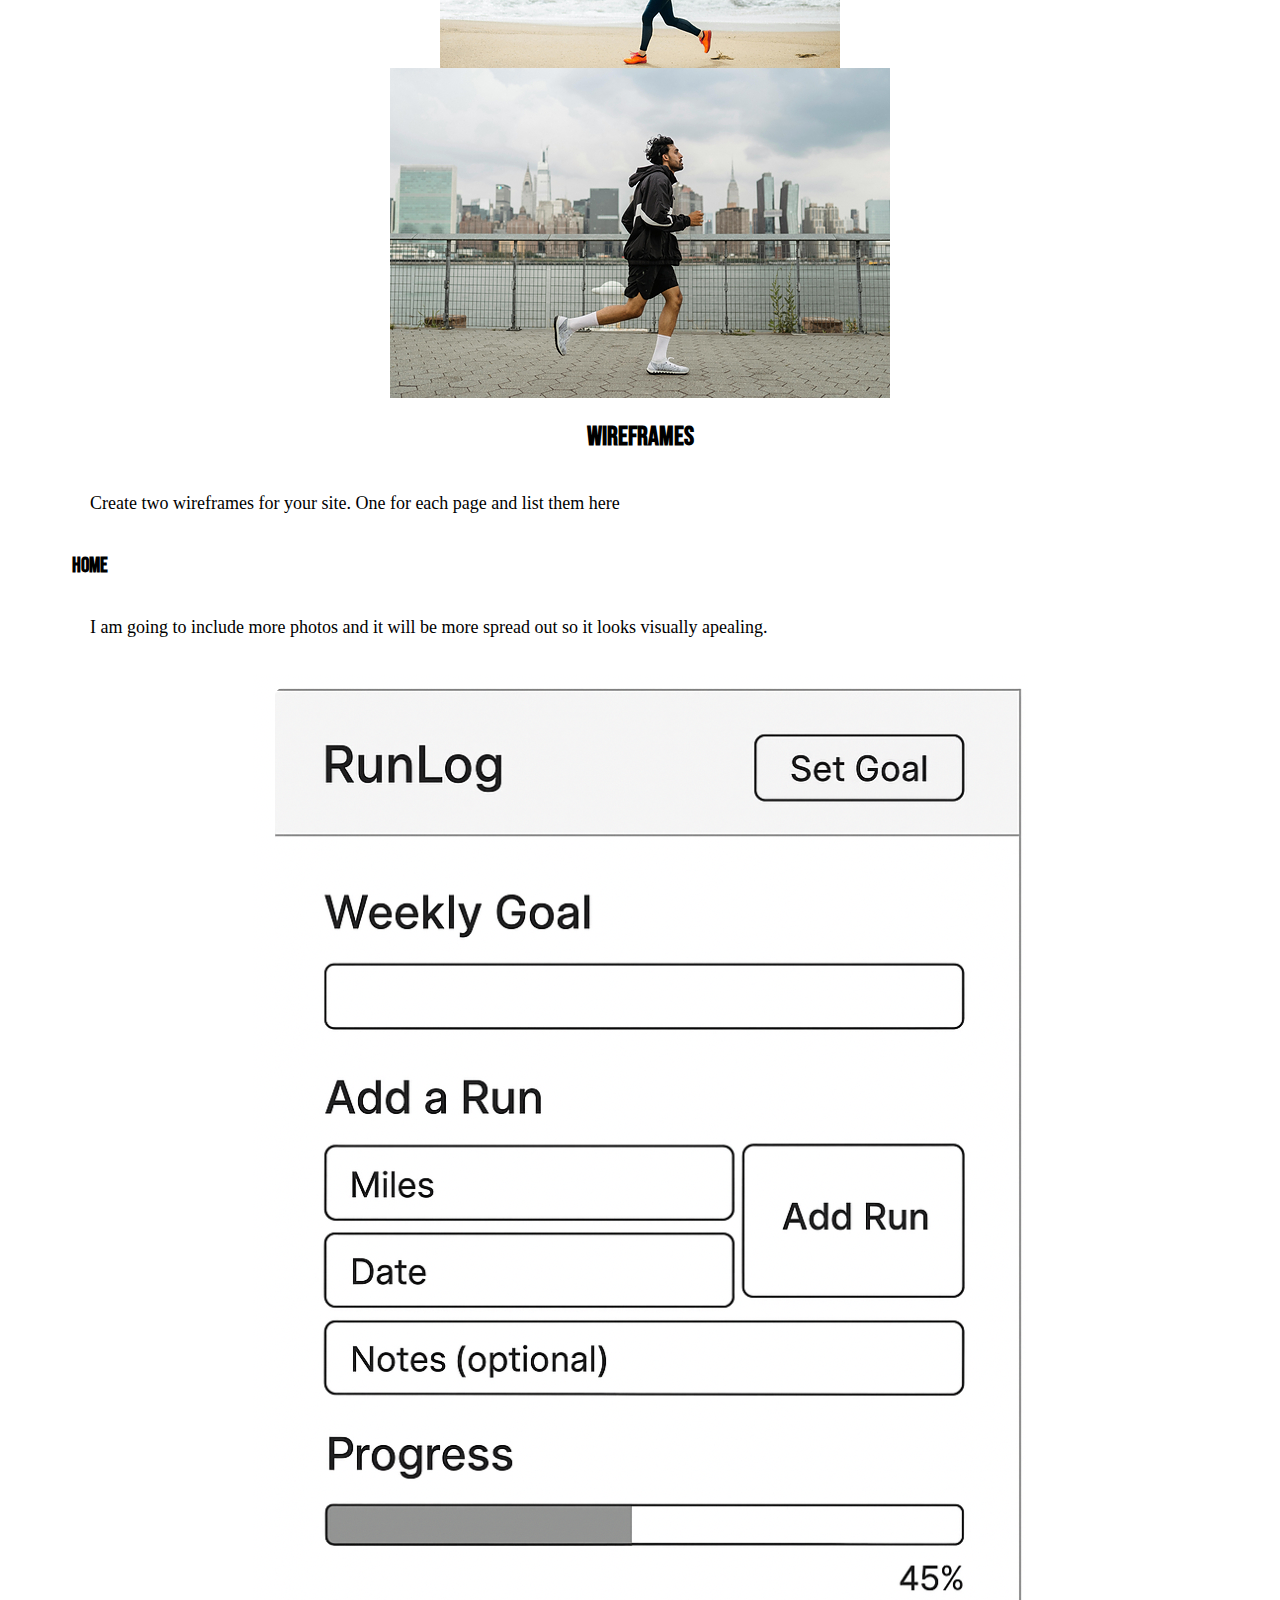
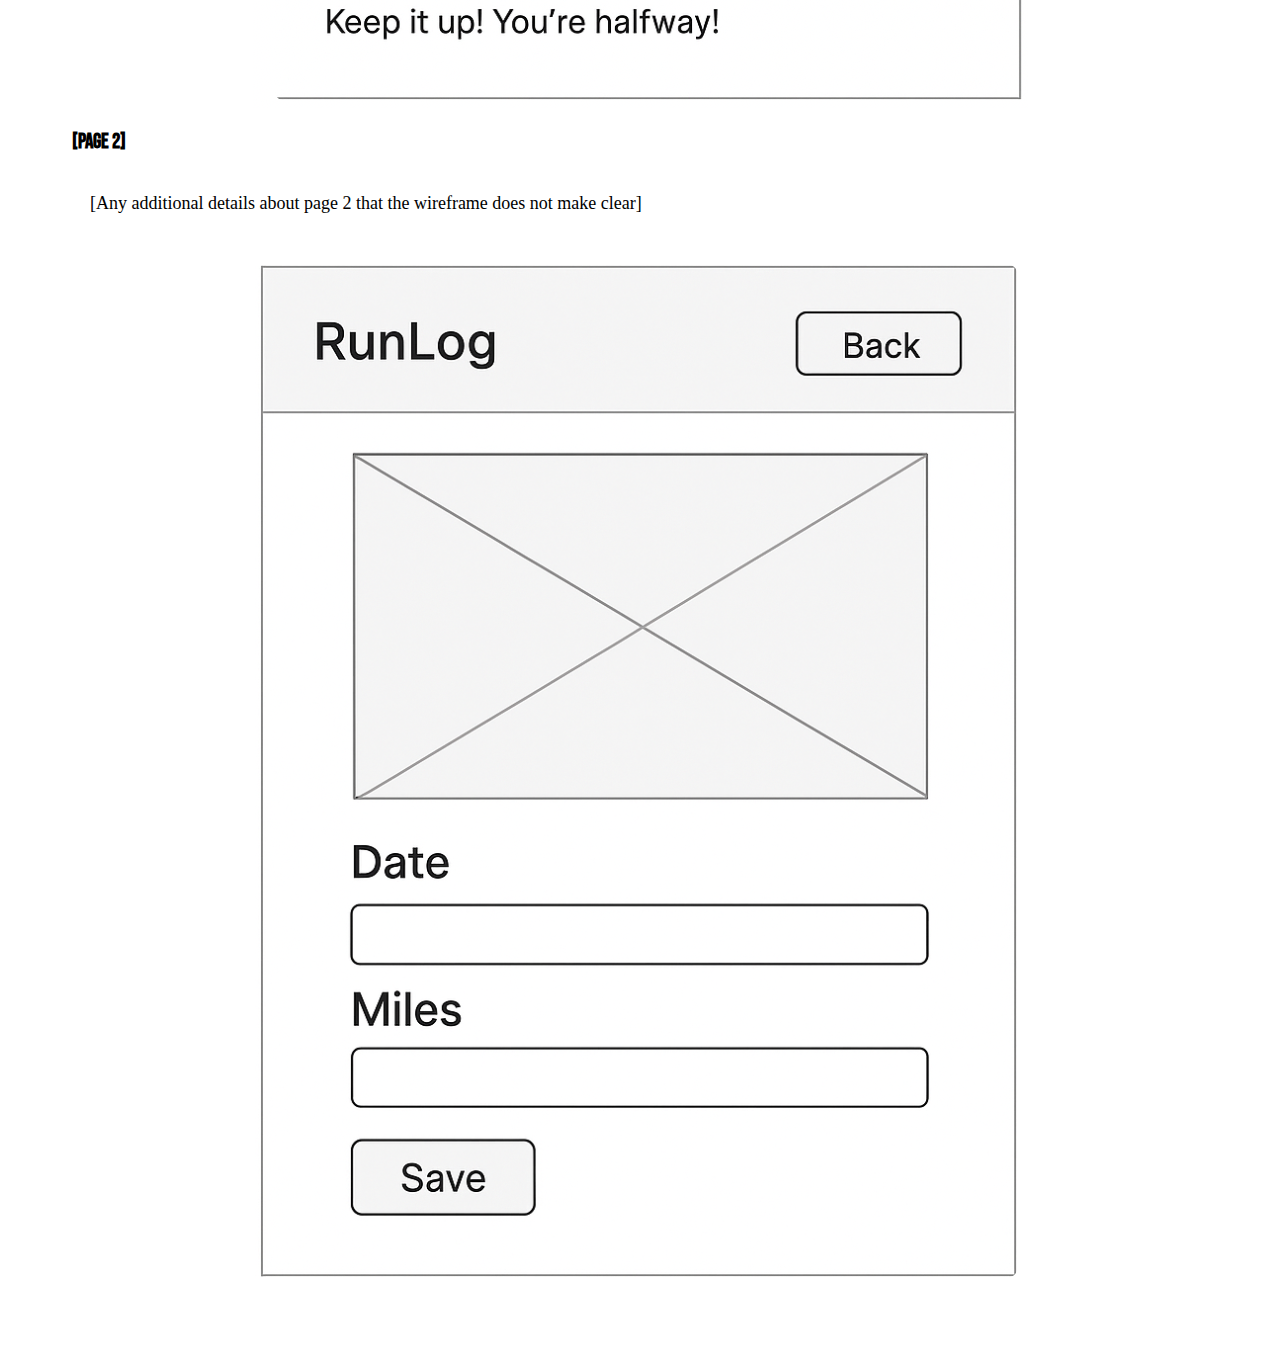
<file: runLog/site-plan.html>
<!DOCTYPE html>
<html lang="en-us">
	<head>
		<meta charset="utf-8" />
		<title>Site Plan</title>
		<link type="text/css" rel="stylesheet" href="site-plan.css" />
	</head>

	<body>
		<header>
			<h1>RunLog Site Plan</h1>
			<h2>Muirin Foushee</h2>
			<h2>WDD 131-[section]</h2>
		</header>
		<main>
			<hr />
			<h2>Overview</h2>
			<p>RunLog is a simple running tracker where users can log their miles 
    			and see how they are doing toward their weekly goal. It is meant to be quick, 
   				easy to use, and something runners can check anytime to stay motivated.</p>
			<h3>Purpose</h3>
			<p>The purpose of RunLog is to help people keep track of their runs in a clean and 
    simple way. Users can set their own weekly goal, add each run, and instantly 
    see their progress. It is basically a small tool to help runners stay consistent 
    and feel good about their progress.</p>
			<h3>Audience</h3>
			<p> RunLog is for anyone who wants an easy way to keep track of their running.
				It can help people who want to work on their goals and stay organized.
			</p>

			<h3>Dynamic elements</h3>
			<p>RunLog will use JavaScript to handle the main interactive features of the site. 
    Users will be able to set their own weekly mileage goal, log their runs, and 
    see their total miles update automatically. The site will show a progress bar 
    that fills up based on how close they are to their goal, and a message will 
    change depending on their progress. I'll use arrays to store each run, 
    functions to organize the code, and events so the page reacts when the user 
    adds a new run.</p>
			<hr />
			<h2>Branding</h2>
			<h3>Website Logo</h3>
			<!-- Replace this with some sort of logo for your site.  A logo can be as simple as the name of your site in a nice font :) -->
			<img src="RunLog.png" alt="Logo image" />
			<hr />
			<h2>Style Guide</h2>

<h3>Color Palette</h3>

<!-- Replace with your actual palette URL (Coolors link) -->
Palette URL:
<a
  href="https://coolors.co/111111-1a1a1a-3b82f6-e5e7eb-9ca3af"
  target="_blank"
>
  https://coolors.co/111111-1a1a1a-3b82f6-e5e7eb-9ca3af
</a>

<table class="colors">
  <tbody>
    <tr>
      <th>Primary</th>
      <th>Secondary</th>
      <th>Accent 1</th>
      <th>Accent 2</th>
    </tr>
    <tr>
      <td class="primary">#111111</td>
      <td class="secondary">#9CA3AF</td>
      <td class="accent1">#3B82F6</td>
      <td class="accent2">#E5E7EB</td>
    </tr>
  </tbody>
</table>

			<h3>Typography</h3>

			<p><strong>Heading Font:</strong> Bebas Neue</p>
			<p>
			<a href="https://fonts.google.com/specimen/Bebas+Neue" target="_blank">
				https://fonts.google.com/specimen/Bebas+Neue
			</a>
			</p>

			<p><strong>Body Font:</strong> Inter</p>
			<p>
			<a href="https://fonts.google.com/specimen/Inter" target="_blank">
				https://fonts.google.com/specimen/Inter
			</a>
			</p>
			<h3>Normal paragraph example</h3>
			<p>
				Lorem ipsum dolor sit amet, consectetur adipiscing elit, sed do eiusmod
				tempor incididunt ut labore et dolore magna aliqua. Ut enim ad minim
				veniam, quis nostrud exercitation ullamco laboris nisi ut aliquip ex ea
				commodo consequat. Duis aute irure dolor in reprehenderit in voluptate
				velit esse cillum dolore eu fugiat nulla pariatur. Excepteur sint
				occaecat cupidatat non proident, sunt in culpa qui officia deserunt
				mollit anim id est laborum.
			</p>
			<h3>Colored paragraph example</h3>
			<p class="colored">
				Lorem ipsum dolor sit amet, consectetur adipiscing elit, sed do eiusmod
				tempor incididunt ut labore et dolore magna aliqua. Ut enim ad minim
				veniam, quis nostrud exercitation ullamco laboris nisi ut aliquip ex ea
				commodo consequat.
			</p>

			<!-- ------------------------Step 10------------------------------ -->

			<h3>Navigation</h3>
			<!-- Think about how you want your navigation bar to look. In the site-plan.css file change the colors to your colors to get the look you desire. -->
			<nav>
				<a href="#">Home</a>
				<a href="#">Page2</a>
				<a href="#">Page3</a>
			</nav>
			<hr />

			<h2>Content</h2>
			<h3>Home page</h3>
			<p>Intro Paragraph:
				RunLog helps you keep track of your weekly running miles so you can stay consistent and see real progress over time. Set a weekly goal, log your runs, and watch your streak grow. Simple, clean, and made for everyday runners.
			<p>Sections:
				1. Weekly Goal
				Set your mileage goal for the week. RunLog tracks how close you are and resets every Monday.
				2. Add a Run
				Quickly log the miles you run each day. You can also add notes like route, how you felt, or weather.
				3. Progress
				See a visual tracker showing your weekly total, remaining miles, and past-week history.</p>
				<img src="plus-circle.svg" alt="plus icon" />
				<img src="calendar.svg" alt="calendar icon" />
				<img src="activity.svg" alt="activity icon" />
				<img src="target.svg" alt="target icon" />
				<img src="pexels-cottonbro-5319382_resized.jpg" alt="Runner stretching" />
				<img src="pexels-runffwpu-3039888_resized.jpg" alt="Runner in a race" />
				<img src="pexels-rethaferguson-3623180_resized.jpg" alt="Running by the coast" />
				<img src="pexels-orestsv-1821694_resized.jpg" alt="Running in the mountains" />
			<h3>[Page 2]</h3>
			<p>Page Title:
				Add a Run
				<P>Form Labels:
				Miles
				Date
				Notes (optional)
				Save Run (button)
				Confirmation Message:
				"Run added!"
				Log List Heading:
				Recent Runs
				Empty State Message:
				"No runs logged yet. Go crush those miles!"</p>
				<img src="calendar.svg" alt="calendar icon" />
				<img src="activity.svg" alt="activity icon" />
				<img src="edit-3.svg" alt="pencil icon" />
				<img src="pocket.svg" alt="save icon" />
				<img src="flag.svg" alt="flag icon" />
				<img src="pexels-helder-pereira-326724210-33378438_resized.jpg" alt="Running in the sunset" />
				<img src="pexels-n-voitkevich-4939455_resized.jpg" alt="Runner on the beach" />
				<img src="pexels-ketut-subiyanto-5039659_resized.jpg" alt="Runner in the city" />
			<h2>Wireframes</h2>
			<p>
				Create two wireframes for your site. One for each page and list them
				here
			</p>

			<h3>Home</h3>
			<p>
				I am going to include more photos and it will be more spread out so it looks visually apealing.
			</p>
			<img src="Screenshot 2025-12-10 at 7.03.17 PM.png" alt="home page wireframe" />

			<h3>[Page 2]</h3>
			<p>
				[Any additional details about page 2 that the wireframe does not make
				clear]
			</p>
			<img src="Screenshot 2025-12-10 at 7.04.21 PM.png" alt="page 2 wireframe" />
		</main>
	</body>
</html>
</file>
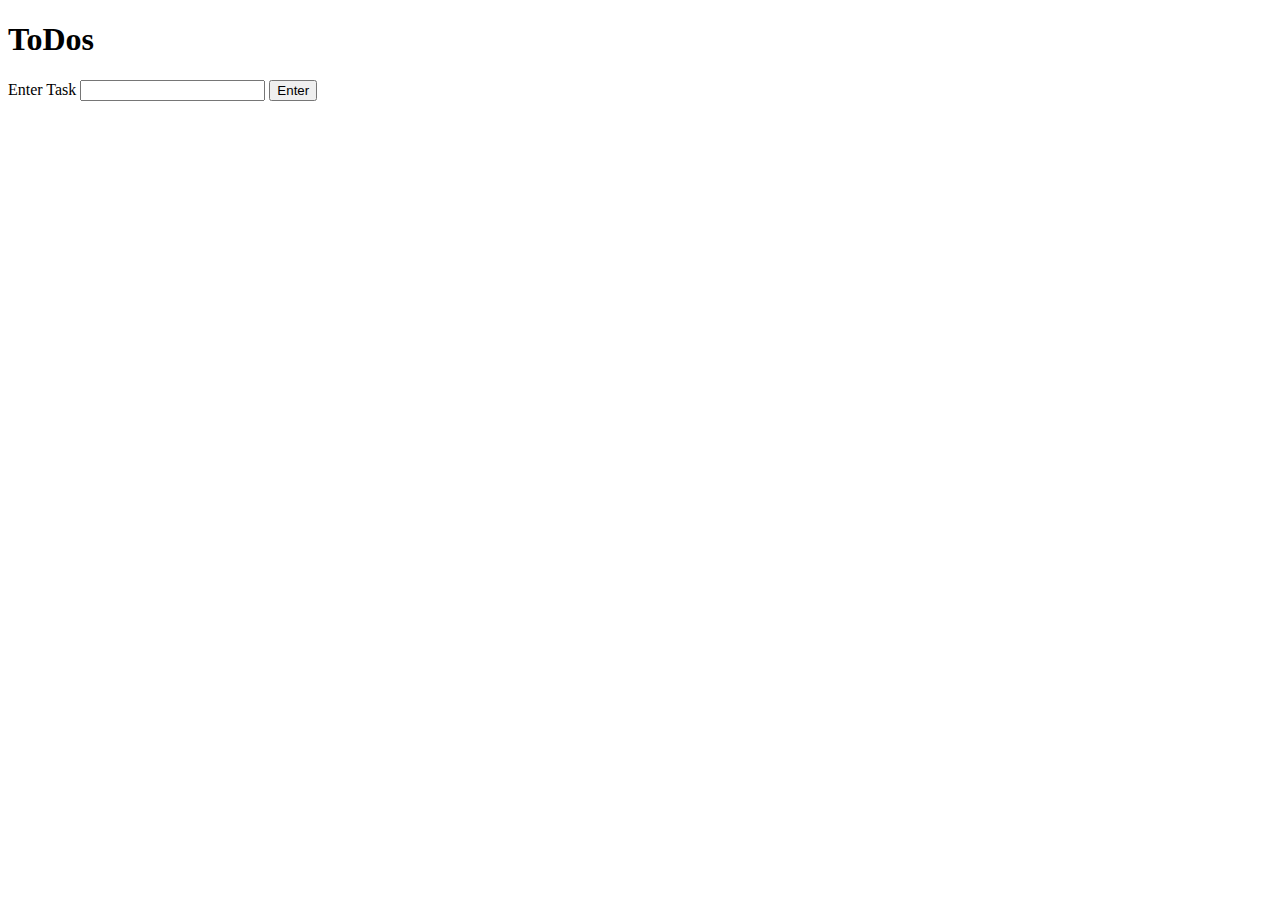
<file: ponder/events/events.html>
<!DOCTYPE html>
<html lang="en">
  <head>
    <meta charset="UTF-8" />
    <meta http-equiv="X-UA-Compatible" content="IE=edge" />
    <meta name="viewport" content="width=device-width, initial-scale=1.0" />
    <title>Events practice: ToDos</title>
    <style>
      .todos {
        width: 300px;
      }
      .todos > li {
        display: flex;
        justify-content: space-between;
        align-items: center;
        border: 1px solid;
        padding: 0.5em;
      }
      .todos p {
        margin: 0;
      }
      .todos span {
        cursor: pointer;
      }
      .strike {
        text-decoration: line-through;
        color: gray;
      }
    </style>
  </head>
  <body>
    <h1>ToDos</h1>
    <section>
      <label for="todo">Enter Task</label>
      <input name="todo" id="todo" />
      <button id="submitTask">Enter</button>
    </section>
    <ul id="todoList" class="todos"></ul>
    <script src="events.js"></script>
  </body>
</html>
</file>
<file: blog/blog.css>
body {
  font-family: Helvetica, Arial, sans-serif;
  color: #473144;
  background-color: #fff;
  margin: 0;
  padding: 0;
}

h1, h2, h3 {
  font-family: 'Lora', serif;
  color: #AF1B3F;
}

a {
  color: #EFC69B;
  text-decoration: none;
}
a:hover {
  text-decoration: underline;
}

.skiptocontent a {
  position: absolute;
  top: -40px;
  left: 0;
  background: #AF1B3F;
  color: #fff;
  padding: 8px;
  z-index: 100;
}
.skiptocontent a:focus {
  top: 0;
}


header h1 {
  text-align: center;
  padding: 20px 0;
  font-size: 2.5em;
}


header nav {
  border-top: 2px solid #AF1B3F;   
  border-bottom: 2px solid #AF1B3F; 
  padding: 10px 0;
}

.main-nav {
  display: grid;
  grid-template-columns: auto auto auto;
  justify-content: center; 
  list-style: none;
  padding: 0;
}

.main-nav li {
  margin-left: 20px;
}

main {
  display: grid;
  grid-template-columns: 3fr 1fr;
  gap: 20px;
  padding: 20px;
}

article {
  display: grid;
  grid-template-columns: 1fr 3fr;
  gap: 10px;
  border-bottom: 1px solid #ccc;
  padding: 10px 0;
}

aside.filters {
  padding: 10px;
}

article img {
  max-width: 100%;
  display: block;
  border-radius: 5px;
}

article .content h2 {
  margin-top: 0;
}

.details p {
  margin: 0;
}

footer {
  text-align: center;
  padding: 20px;
  background-color: #AF1B3F;
  color: #fff;
  font-size: 0.9em;
}
</file>
<file: coolpics/coolpics.css>
body {
  font-family: Arial, Helvetica, sans-serif;
  font-size: 1.2em;
  margin: 0;
  padding: 0;
  color: #333;
  background-color: rgb(221, 221, 221)
}

h1, h2, h3 {
  font-weight: bold;
}

a:link,
a:visited {
  color: #f45b69;
  text-decoration: none;
}
a:hover {
  text-decoration: underline;
}

header, footer {
  background-color: #52489c;
  color: #ebebeb;
  padding: 1rem;
  text-align: center;
}

nav ul {
  list-style: none;
  padding: 0;
  margin: 0;
}
nav li {
  display: inline-block;
  margin: 0 .5rem;
}

.gallery {
  display: grid;
  grid-template-columns: 1fr;
  gap: 1rem;
  padding: 1rem;
}

.gallery img {
  width: 250px;
  height: 250px;
  object-fit: cover;
  display: grid;
  grid-template-columns: 1fr;
  margin: 0 auto; 
  border-radius: 4px;
  gap: 10px;
  padding: 5px;
}
h3 {
    text-align: center;
}

@media screen and (min-width: 600px) {
  .gallery {
    grid-template-columns: 1fr 1fr;
  }
}

@media screen and (min-width: 800px) {
  .gallery {
    grid-template-columns: 1fr 1fr 1fr; 
  }
  header h2 {
    display: none;
  }
}
</file>
<file: mission/styles.css>
body {
    font-family:'Times New Roman', serif;
    font-size: 20px;
    line-height: 1.5;
    margin:0;
    padding: 20px;
    background-color: #fff;
    text-align: center;
}
.content {
    max-width: 600px;
    margin: 0 auto;
    padding: 15px;
    box-sizing:border-box;
}
.content {
    max-width: 600px;
    margin: 0 auto;
    padding: 20px;
    box-sizing: border-box;
}
.title h1 {
    text-transform: uppercase;
    letter-spacing: 2px;
    margin-bottom: 10px;
    font-weight: normal;
}
.title h2 {
    color: #006eb6;
    text-transform: uppercase;
    letter-spacing: 2px;
    margin-bottom: 15px;
    border-bottom: 2px solid #006eb6;
    padding-bottom: 5px;
    font-weight: normal;
    font-size: 15px;
}
p {
    text-align: left;
    margin-bottom: 15px;
}
.list {
    text-align: left;
    padding-left: 20px;
    margin-bottom: 20px;
}
.list li {
    margin-bottom: 15px;
}
#logo {
    display: block;
    margin: 20px auto;
    width: 150px;
    padding-top: 20px;
    size: 150px;
}
h3 {
    font-family: Cursive, serif;
    font-size: 15px;
    text-align: left;
    margin-bottom: 10px;
}
body.dark {
    background-color: #333;
    color: white;
}
body.dark h2 {
    color: #66B3E6;
    border-bottom: 2px solid #66B3E6;
}
h2 {
    color: #006eb6;
    border-bottom: 2px solid #006eb6
}
</file>
<file: recipes/recipes.css>
/* Global Styles */
:root {
  --primary-color: #1B98E0;
  --secondary-color: #59c3c3;
  --text-dark: #333;
  --text-light: #ebebeb;
  --primary-font: Arial, Helvetica, sans-serif;
  --secondary-font: 'Amatic SC', cursive;
}

* {
  box-sizing: border-box;
}

body {
  margin: 0;
  font-family: var(--primary-font);
  background: #f5f5f5;
  color: var(--text-dark);
}

header {
  background: var(--primary-color);
  color: white;
  padding: 20px;
  text-align: center;
}

header .logo {
  display: flex;
  align-items: center;
  justify-content: center;
  gap: 10px;
}

header .logo img {
  width: 50px;
  height: 50px;
}

header .search {
  margin-top: 10px;
}

header .search input {
  width: 80%;
  max-width: 600px;
  padding: 10px;
  border-radius: 5px;
  border: none;
  font-size: 1em;
}

/* Recipes Container */
#recipesContainer {
  display: flex;
  flex-direction: column;
  gap: 20px;
  padding: 20px;
  max-width: 960px;
  margin: 0 auto;
}

/* Individual Recipe Card */
.recipe-card {
  display: flex;
  flex-direction: row;
  background: white;
  border-radius: 8px;
  overflow: hidden;
  box-shadow: 0 2px 8px rgba(0,0,0,0.1);
}

.recipe-card img {
  width: 200px;
  object-fit: cover;
}

.recipe-details {
  padding: 15px;
  flex: 1;
}

.recipe-details h2 {
  margin-top: 0;
  font-family: var(--secondary-font);
  color: var(--primary-color);
}

.recipe-details p {
  margin: 5px 0;
}

.rating {
  font-size: 1.2em;
  color: #FFD700;
}

/* Footer */
footer {
  background: var(--secondary-color);
  color: white;
  text-align: center;
  padding: 15px;
  margin-top: 40px;
}

footer .social img {
  width: 25px;
  margin: 0 5px;
}

/* Responsive */
@media(max-width: 768px){
  .recipe-card {
    flex-direction: column;
  }

  .recipe-card img {
    width: 100%;
    height: auto;
  }

  header .search input {
    width: 95%;
  }
}
</file>
<file: register/register.css>
* {
    box-sizing: border-box;
}
body {
    font-family: Roboto, Arial, sans-serif;
    font-size: 16px;
    color: #666;
    line-height: 22px;
}

div,
form,
input,
select,
textarea,
label,
p {
    padding: 0;
    margin: 0;
    outline: none;
    font-size: 16px;
    line-height: 24px;
}

.testbox {
    padding: 20px;
    max-width: 960px;
    margin: 0 auto;
}

form {
    padding: 20px;
    border-radius: 6px;
    background: #fff;
    box-shadow: 0 0 8px #006622;
}

fieldset {
    margin-bottom: 2em;
}

input,
select,
textarea {
    margin-bottom: 10px;
    border: 1px solid #ccc;
    border-radius: 3px;
}

input {
    width: 100%;
    padding: 5px;
}

input[type="checkbox"] {
    width: auto;
    margin-right: 1em;
}

input[type="date"] {
    padding: 4px 5px;
}

textarea {
    width: 100%;
    padding: 5px;
}

.item:hover p,
.item:hover i,
.question:hover p,
.question label:hover,
input:hover::placeholder {
    color: #006622;
}

.item input:hover,
.item select:hover,
.item textarea:hover {
    border: 1px solid transparent;
    box-shadow: 0 0 3px 0 #006622;
    color: #006622;
}

.item {
    position: relative;
    margin: 10px 0;
}

.item span {
    color: red;
}

.columns {
    display: flex;
    justify-content: space-between;
    flex-direction: row;
    flex-wrap: wrap;
}

.columns .participant {
    width: 48%;
    margin-bottom: 20px;
}

#addParticipantButton {
    width: 100%;
    margin-top: 10px;
}

input[type="radio"] {
    display: none;
}

label.radio {
    position: relative;
    display: inline-block;
    margin: 5px 20px 15px 0;
    cursor: pointer;
}

.question span {
    margin-left: 30px;
}

.question-answer label {
    display: block;
}

label.radio:before {
    content: "";
    position: absolute;
    left: 0;
    width: 17px;
    height: 17px;
    border-radius: 50%;
    border: 2px solid #ccc;
}

input[type="radio"]:checked + label:before,
label.radio:hover:before {
    border: 2px solid #006622;
}

label.radio:after {
    content: "";
    position: absolute;
    top: 6px;
    left: 5px;
    width: 8px;
    height: 4px;
    border: 3px solid #006622;
    border-top: none;
    border-right: none;
    transform: rotate(-45deg);
    opacity: 0;
}

input[type="radio"]:checked + label:after {
    opacity: 1;
}

.btn-block {
    margin-top: 10px;
    text-align: center;
}

button {
    width: 150px;
    padding: 10px;
    border: none;
    border-radius: 5px;
    background: #006622;
    font-size: 16px;
    color: #fff;
    cursor: pointer;
}

button:hover {
    background: #00b33c;
}

@media (max-width: 568px) {
    .columns .participant {
        width: 100%;
    }
}
</file>
<file: prep/media-query.css>
body {
    font-family: 'Roboto', sans-serif;

}

header, main, footer{
    max-width: 640px;
    margin: 1rem auto;
    border: 1px solid #bbb;
    padding: 1rem;
    background-color: #a9caee;
    box-sizing: border-box;
    color: black;
}
main {
    display: grid;
    grid-template-columns: 1fr;
    grid-gap: 1rem;
}
section {
    padding: 1rem;
    background-color: #fff;
}
@media screen and (min-width: 600px) {
    header {
        background-color: black;
        color: white;
    }
    
    main {
        grid-template-columns: 1fr 1fr;
    }

}
</file>
<file: runLog/site-plan.css>
/* if you are using any Google fonts change the font names below to your fonts. 
Any spaces in your font name should be replaced with a +. 
Fonts are separated by a | */
@import url('https://fonts.googleapis.com/css2?family=Bebas+Neue&family=Inter:wght@300;400;500;700&display=swap');

:root {
  /* change the values below to your colors from your palette */
  --primary-color: #111111;
  --secondary-color: #9CA3AF;
  --accent1-color: #3B82F6;
  --accent2-color: #E5E7EB;

  /* change the values below to your chosen font(s) */
  --heading-font: "Bebas Neue";
  --paragraph-font: "Inter"
  /* --paragraph-font: Lato, Helvetica, sans-serif; */

  /* these colors below should be chosen from among your palette colors above */
  --headline-color-on-white: var(
    --primary-color
  ); /* headlines on a white background */
  --headline-color-on-color: white; /* headlines on a colored background */
  --paragraph-color-on-white: var(
    --primary-color
  ); /* paragraph text on a white background */
  --paragraph-color-on-color: white; /* paragraph text on a colored background */
  --paragraph-background-color: var(--primary-color);
  --nav-link-color: var(--primary-color);
  --nav-background-color: var(--secondary-color);
  --nav-hover-link-color: white;
  --nav-hover-background-color: var(--primary-color);
}

/*  Look around below...but DON'T CHANGE ANYTHING! */

body {
  max-width: 1200px;
  margin: 0 auto;
  padding: 4em;
  font-size: 18px;
}
img {
  display: block;
  margin: 0 auto;
}
h1,
h2,
h3,
h4,
h5,
h6 {
  font-family: var(--heading-font);
  color: var(--headline-color-on-white);
}
h2 {
  text-align: center;
}
hr {
  height: 3px;
  margin: 35px 0;
  background: var(--accent1-color);
}
header {
  padding: 1em;
  text-align: center;
  color: var(--paragraph-color-on-color);
  background-color: var(--paragraph-background-color);
}
header > h1,
header > h2 {
  color: var(--headline-color-on-color);
}

p {
  font-family: var(--paragraph-font);
  color: var(--paragraph-color);
  padding: 1em;
}
.colors {
  width: 100%;
  min-width: 350px;
  margin: 30px auto;
  text-align: center;
}
.colors th {
  background-color: #999;
}
.colors td {
  width: 25%;
  height: 3em;
}

.primary {
  background-color: var(--primary-color);
}
.secondary {
  background-color: var(--secondary-color);
}
.accent1 {
  background-color: var(--accent1-color);
}
.accent2 {
  background-color: var(--accent2-color);
}

p.colored {
  background-color: var(--paragraph-background-color);
  color: var(--paragraph-color-on-color);
}

nav {
  background-color: var(--nav-background-color);
  line-height: 3em;
  text-align: center;
  font-size: 1.2em;
}
nav {
  list-style-type: none;
  display: flex;
}
nav a {
  padding: 1em;
  min-width: 120px;
  text-decoration: none;
  padding: 10px;
}
nav a:link,
nav a:visited {
  color: var(--nav-link-color);
}
nav a:hover {
  color: var(--nav-hover-link-color);
  background-color: var(--nav-hover-background-color);
}

.sitemap {
  display: grid;
  justify-content: center;

  grid-template-columns: repeat(6, 15%);
  grid-template-rows: 3em 1.5em 1.5em 3em;
  grid-template-areas:
    ". . home home . ."
    ". . . top . ."
    ". left left right right ."
    "page2 page2 . . page3 page3";
}
.sitemap > div {
  text-align: center;
}
.sm-home {
  grid-area: home;
  background-color: #ccc;
  line-height: 3em;
}
.sm-page2 {
  grid-area: page2;
  background-color: #ccc;
  line-height: 3em;
}
.sm-page3 {
  grid-area: page3;
  background-color: #ccc;
  line-height: 3em;
}

.top {
  grid-area: top;
  border-left: 1px solid;
}

.left {
  grid-area: left;
  border-top: 1px solid;
  border-left: 1px solid;
}

.right {
  grid-area: right;
  border-top: 1px solid;
  border-right: 1px solid;
}
</file>
<file: runLog/style.css>
/* RESET */
* {
  box-sizing: border-box;
  margin: 0;
  padding: 0;
}

/* GLOBAL */
body {
  font-family: "Inter", sans-serif;
  background-color: #E5E7EB;
  color: #111111;
  line-height: 1.6;
}

img {
  width: 100%;
  border-radius: 12px;
  transition: transform 0.25s ease;
}

img:hover {
  transform: scale(1.015);
}

/* HEADER */
header {
  background-color: #111111;
  color: white;
  padding: 1.5rem 2rem;
  display: flex;
  justify-content: space-between;
  align-items: center;
}

header h1 {
  font-family: "Bebas Neue", sans-serif;
  letter-spacing: 2px;
}
/* LOGO */
.header-left {
  display: flex;
  align-items: center;
  gap: 0.75rem;
}

.logo {
  width: 40px;
  height: auto;
}

nav a {
  color: #9CA3AF;
  text-decoration: none;
  margin-left: 1.5rem;
}

nav a:hover {
  color: #3B82F6;
}

/* MAIN */
main {
  max-width: 1100px;
  margin: 3rem auto;
  padding: 0 1.5rem;
}

section {
  background: white;
  padding: 2rem;
  border-radius: 20px;
  margin-bottom: 5rem;
}

h2 {
  font-family: "Bebas Neue", sans-serif;
  text-transform: uppercase;
  margin-bottom: 1rem;
}

/* HERO */
.hero {
  display: grid;
  grid-template-columns: 1.2fr 1fr;
  gap: 2rem;
  align-items: center;
}

.hero p {
  color: #9CA3AF;
  font-size: 1.1rem;
}

/* INPUTS */
input {
  width: 100%;
  padding: 0.6rem;
  border-radius: 6px;
  border: 1px solid #9CA3AF;
  margin-bottom: 1rem;
}

/* BUTTONS */
button {
  background-color: #3B82F6;
  color: white;
  border: none;
  padding: 0.75rem;
  border-radius: 8px;
  cursor: pointer;
}

button:hover {
  background-color: #111111;
}

/* PROGRESS */
.progress-container {
  height: 12px;
  background-color: #E5E7EB;
  border-radius: 10px;
  overflow: hidden;
}

.progress-bar {
  height: 100%;
  width: 0%;
  background-color: #3B82F6;
}

/* IMAGE GRIDS */
.image-row {
  display: grid;
  grid-template-columns: repeat(auto-fit, minmax(220px, 1fr));
  gap: 1.5rem;
}

.feature-grid {
  display: grid;
  grid-template-columns: repeat(auto-fit, minmax(220px, 1fr));
  gap: 2rem;
}

.feature p {
  margin-top: 0.5rem;
  color: #9CA3AF;
  font-size: 0.95rem;
}

.icon {
  width: 30px;
  margin-bottom: 0.5rem;
}
/* CLICKABLE FEATURE CARD */
.feature-link {
  text-decoration: none;
  color: inherit;
}

.feature-link:hover {
  cursor: pointer;
}

/* CHILD PAGE */
.form-layout {
  display: grid;
  grid-template-columns: 1fr 1fr;
  gap: 3rem;
}

.image-stack img:first-child {
  margin-bottom: 1rem;
}

@media (max-width: 900px) {
  .hero,
  .form-layout {
    grid-template-columns: 1fr;
  }
}
</file>
